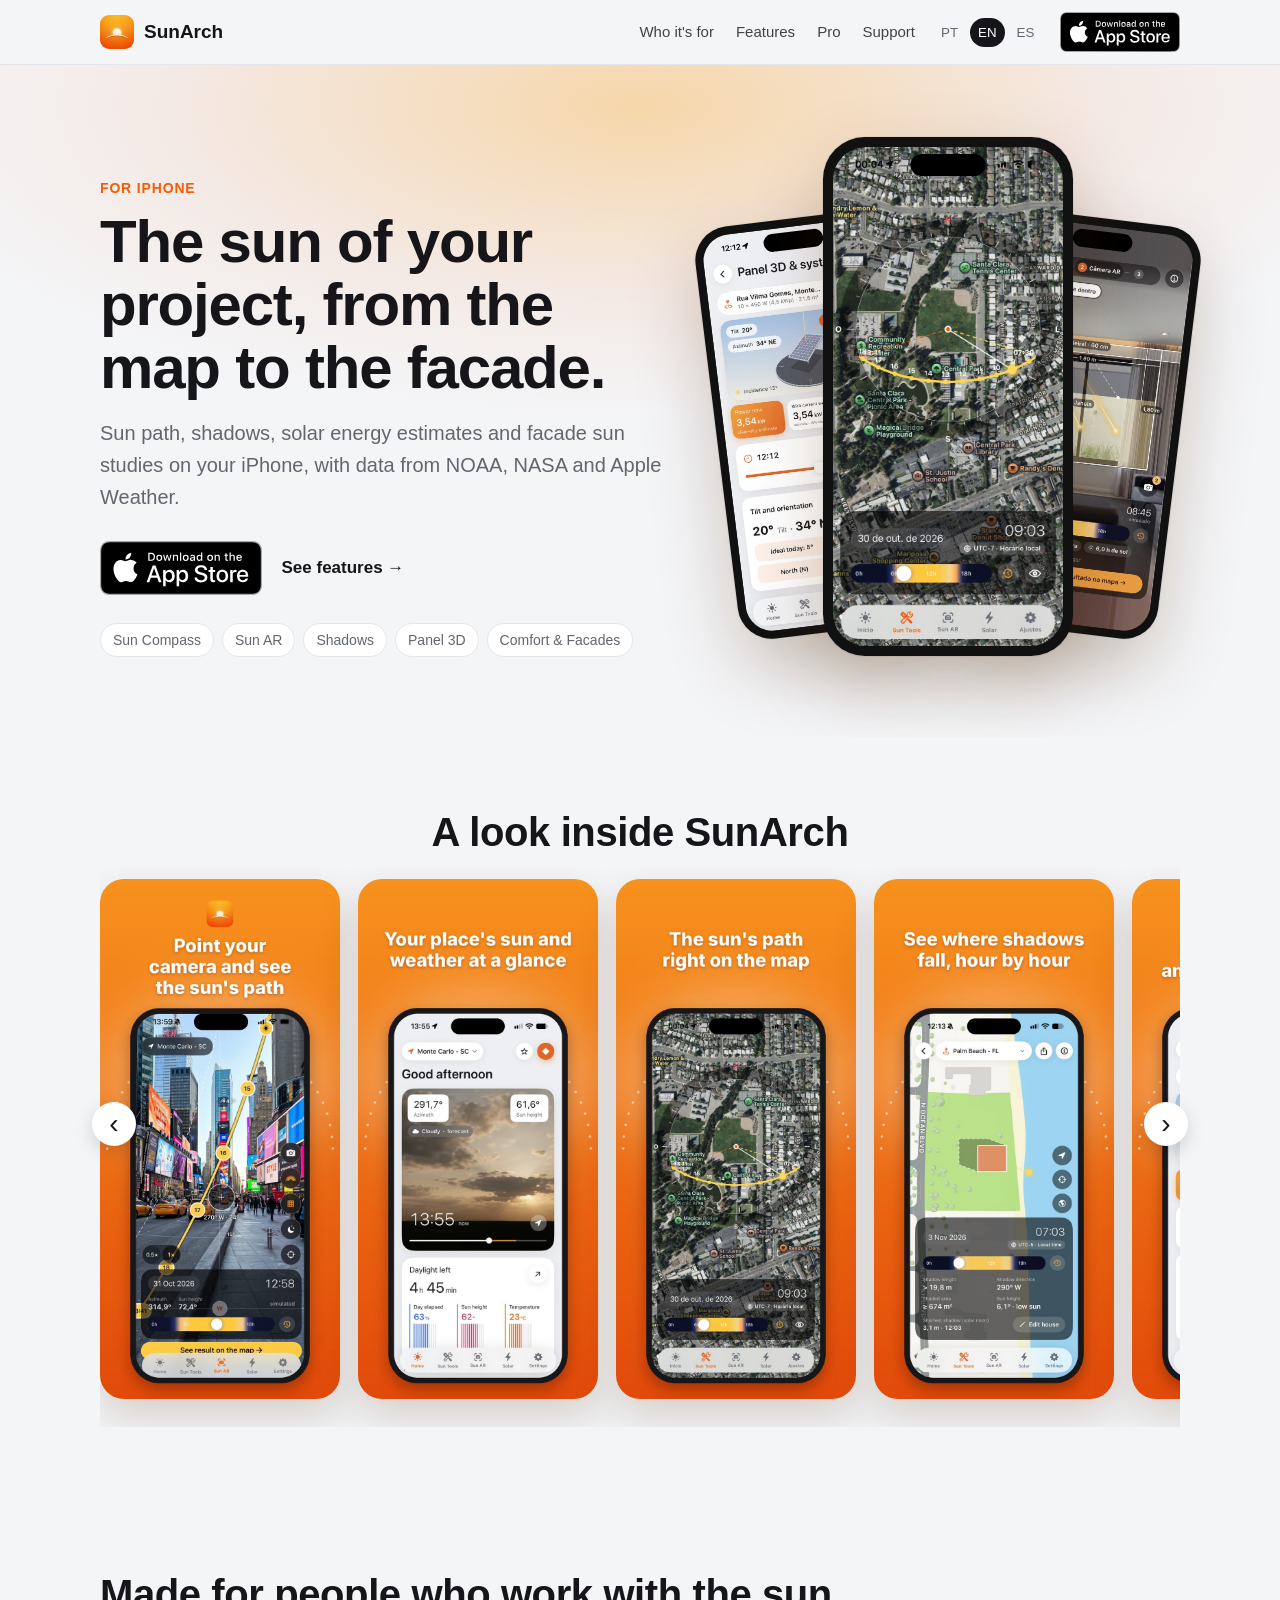
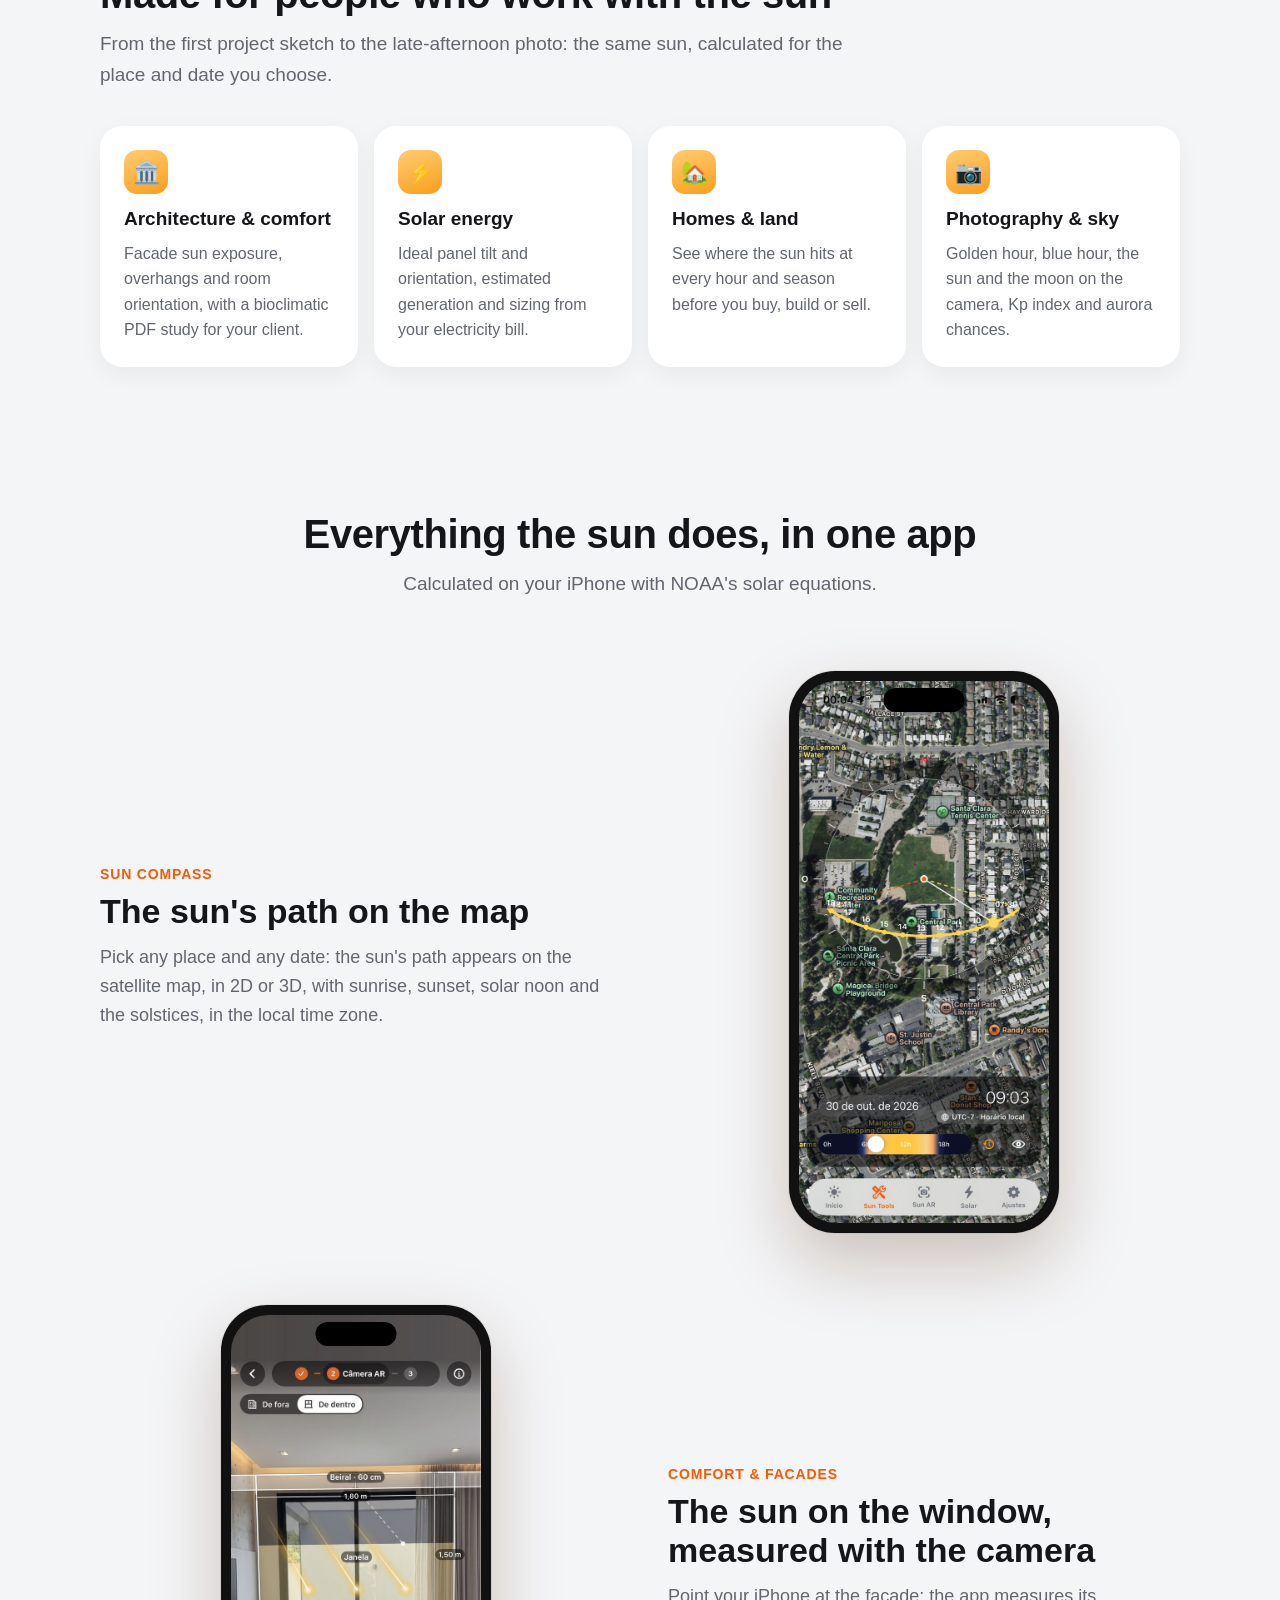
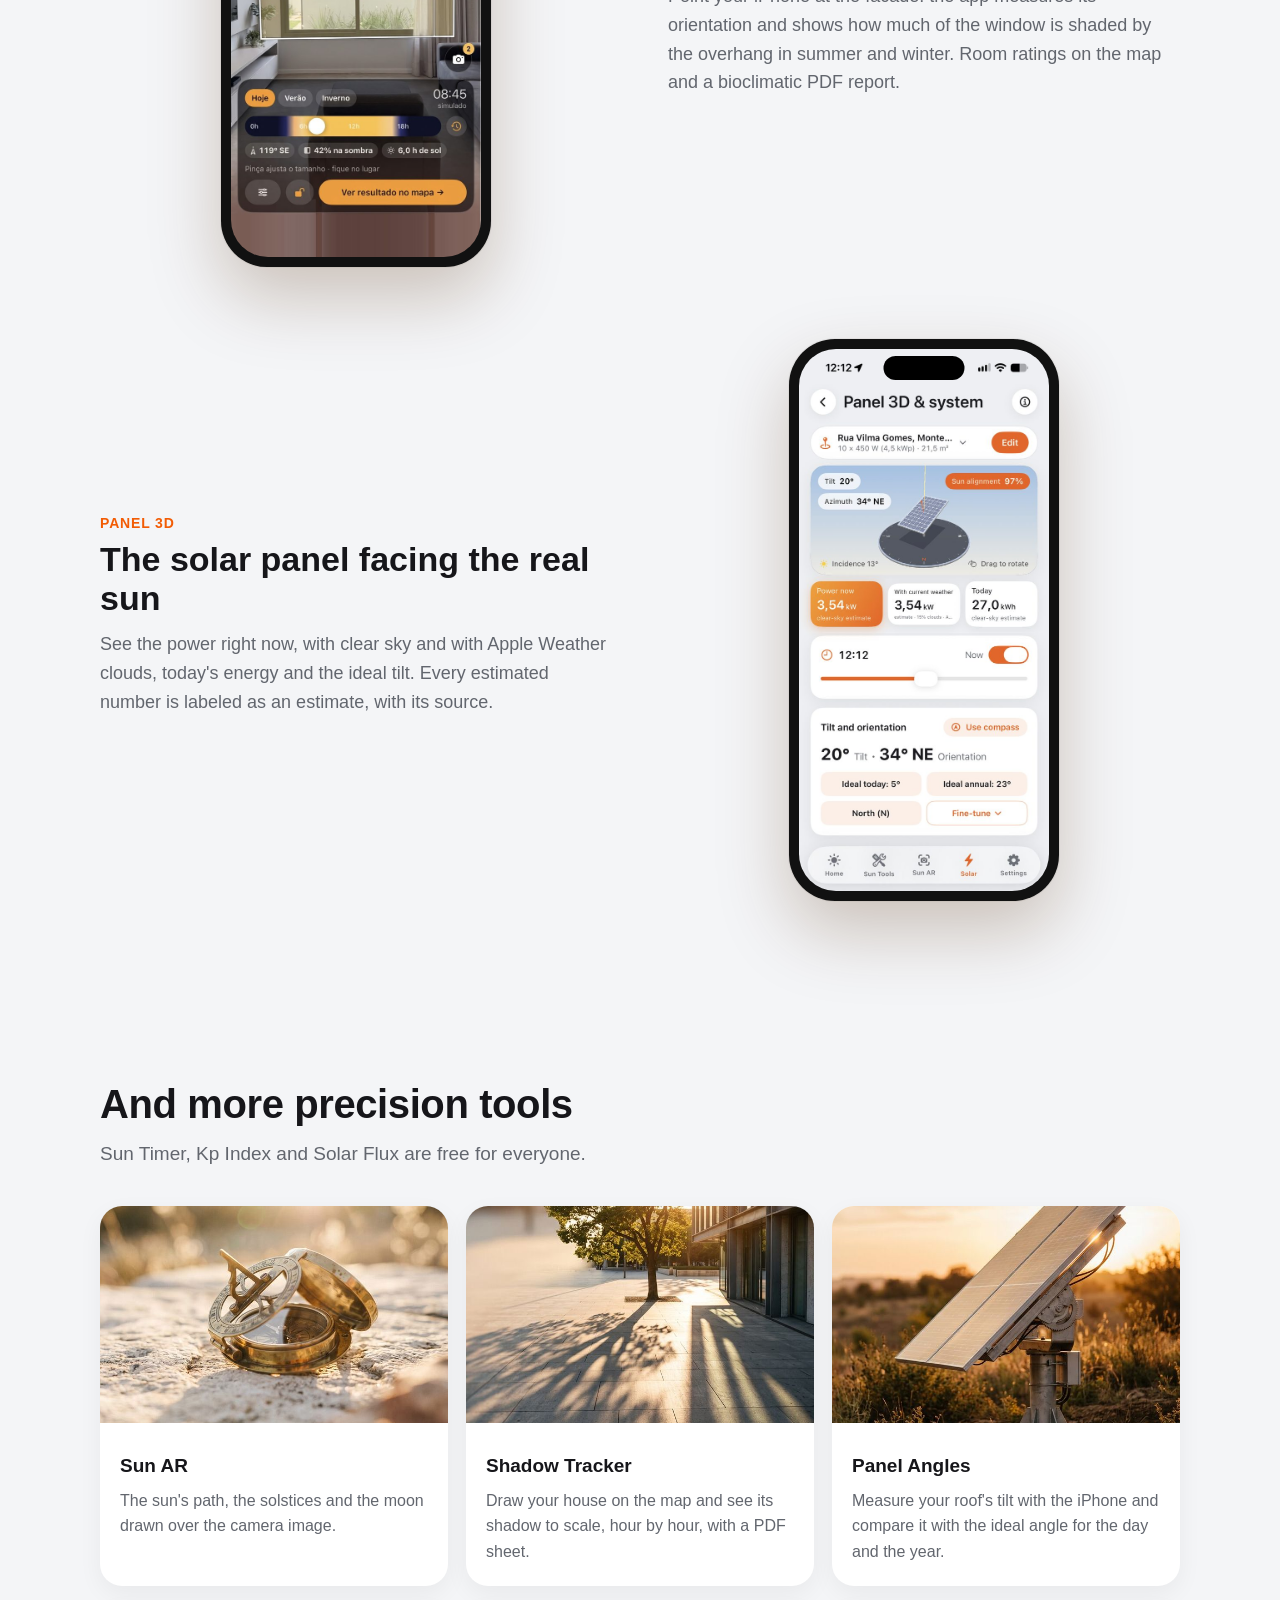
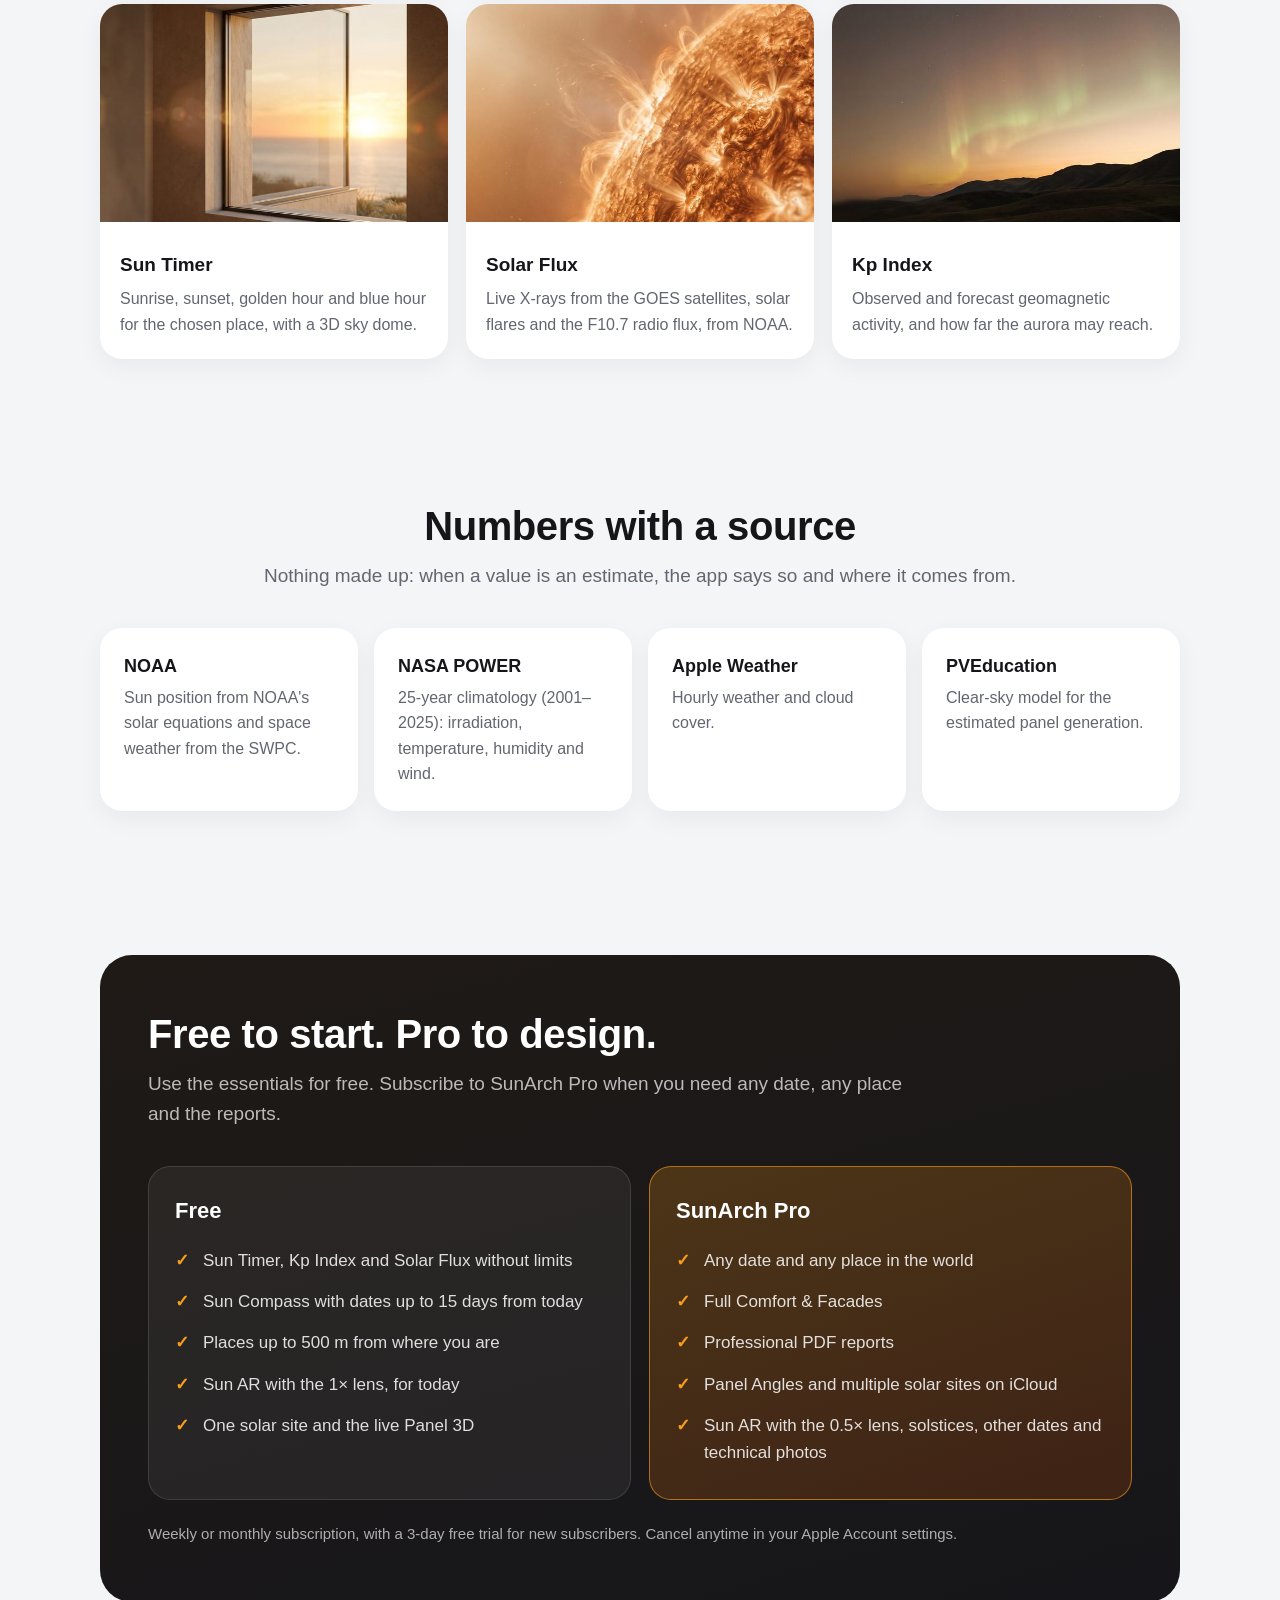
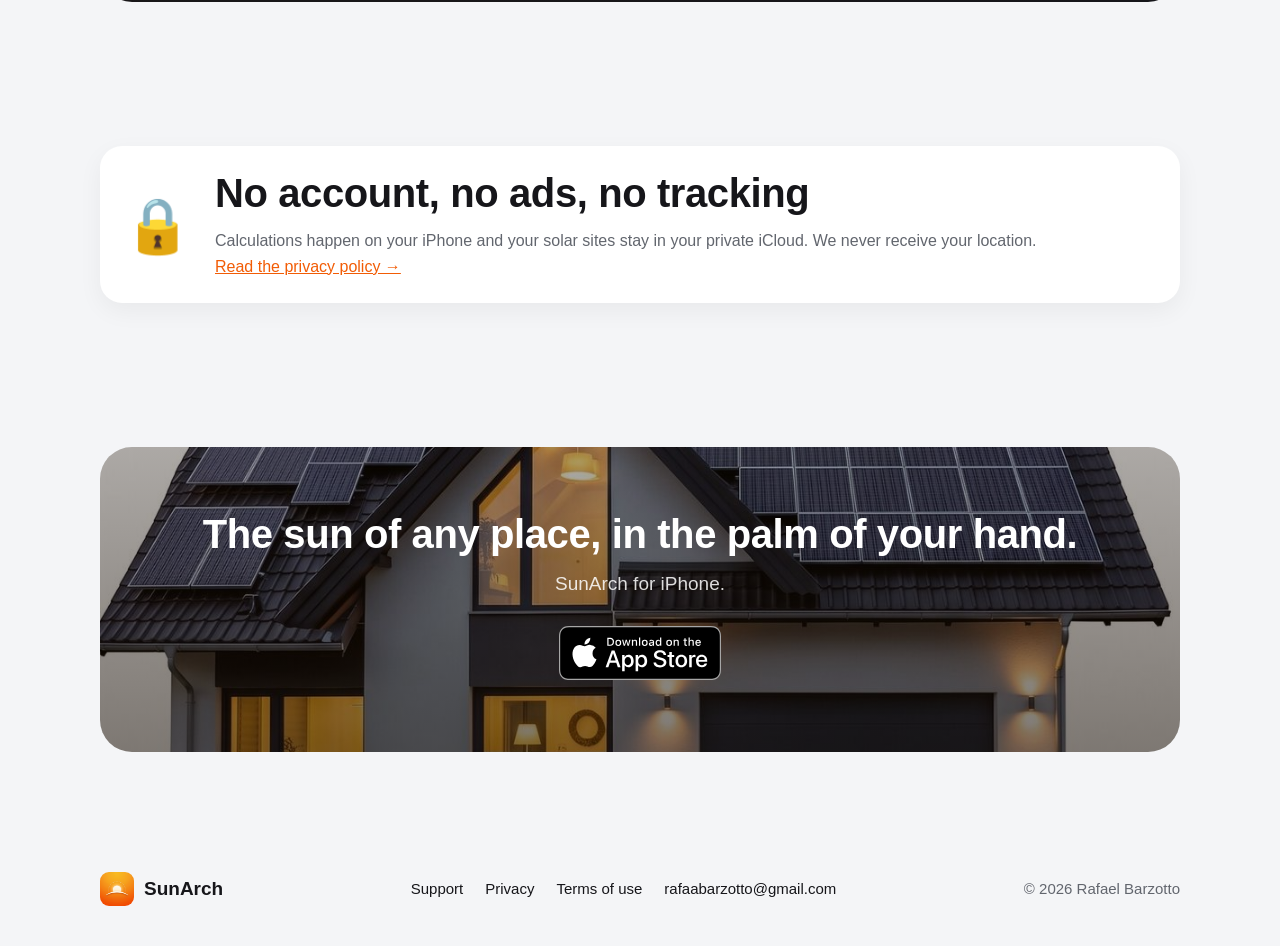
<file: index.html>
<!doctype html>
<html lang="pt-BR">
<head>
  <meta charset="utf-8">
  <meta name="viewport" content="width=device-width, initial-scale=1">
  <title>SunArch — Sol, sombras e estudo solar de fachadas</title>
  <meta name="description" content="SunArch para iPhone: trajetória do sol no mapa e na câmera, sombras, estimativa de energia solar e estudo de insolação de fachadas, com dados da NOAA, da NASA e do Apple Weather.">
  <meta property="og:title" content="SunArch">
  <meta property="og:description" content="Sol, sombras e estudo solar de fachadas no seu iPhone.">
  <meta property="og:image" content="https://sunarch.com.br/assets/photo-house.jpg">
  <meta property="og:url" content="https://sunarch.com.br/">
  <meta name="theme-color" content="#f25c05">
  <link rel="icon" href="icon.png">
  <link rel="apple-touch-icon" href="icon.png">
  <link rel="stylesheet" href="landing.css">
</head>
<body>

<header class="top">
  <div class="wrap">
    <a class="brand" href="#"><img src="icon.png" alt=""><span>SunArch</span></a>
    <nav class="menu">
      <a href="#para-quem" data-i="nav.who">Para quem</a>
      <a href="#recursos" data-i="nav.features">Recursos</a>
      <a href="#pro" data-i="nav.pro">Pro</a>
      <a href="support.html" data-i="nav.support">Suporte</a>
    </nav>
    <div class="langs" role="group" aria-label="Idioma">
      <button type="button" data-lang="pt">PT</button>
      <button type="button" data-lang="en">EN</button>
      <button type="button" data-lang="es">ES</button>
    </div>
    <a class="store" href="https://apps.apple.com/app/sunarch/id6828148970"><img src="assets/badges/app-store-pt-br.svg" alt="Baixar na App Store" data-i-src="badge.src" data-i-alt="badge.alt" width="120" height="40"></a>
  </div>
</header>

<main>

<!-- Destaque -->
<section class="hero">
  <div class="wrap">
    <div>
      <div class="eyebrow" data-i="hero.eyebrow">Para iPhone</div>
      <h1 data-i="hero.title">O sol do seu projeto, do mapa à fachada.</h1>
      <p class="lead" data-i="hero.lead">Trajetória do sol, sombras, estimativa de energia solar e estudo de insolação de fachadas no seu iPhone, com dados da NOAA, da NASA e do Apple Weather.</p>
      <div class="cta-row">
        <a class="store big" href="https://apps.apple.com/app/sunarch/id6828148970"><img src="assets/badges/app-store-pt-br.svg" alt="Baixar na App Store" data-i-src="badge.src" data-i-alt="badge.alt" width="162" height="54"></a>
        <a class="ghost" href="#recursos" data-i="hero.more">Ver recursos →</a>
      </div>
      <div class="chips">
        <span data-i="chip.compass">Bússola Solar</span>
        <span>Sun AR</span>
        <span data-i="chip.shadow">Sombras</span>
        <span data-i="chip.panel">Placa 3D</span>
        <span data-i="chip.comfort">Conforto &amp; Fachadas</span>
      </div>
    </div>
    <div class="trio">
      <div class="phone side left"><img src="assets/shots/screens/pt-BR/solar.jpg" data-screen="solar" alt=""></div>
      <div class="phone side right"><img src="assets/shots/screens/pt-BR/inside_facades.jpg" data-screen="inside_facades" alt=""></div>
      <div class="phone front"><img src="assets/shots/screens/pt-BR/compass.jpg" data-screen="compass" alt="Bússola Solar do SunArch: trajetória do sol sobre o mapa de satélite" data-i-alt="alt.compass"></div>
    </div>
  </div>
</section>

<!-- Galeria: as capturas da App Store na língua da página (assets/shots) -->
<section class="block shots-block" id="telas">
  <div class="wrap">
    <h2 class="center" data-i="shots.title">Veja o SunArch por dentro</h2>
    <div class="shots-frame">
      <button type="button" class="shots-nav prev" aria-label="Anteriores" data-i-label="shots.prev">‹</button>
      <div class="shots" id="shots" tabindex="0" role="region" aria-label="Telas do SunArch" data-i-label="shots.label"></div>
      <button type="button" class="shots-nav next" aria-label="Próximas" data-i-label="shots.next">›</button>
    </div>
  </div>
</section>

<!-- Para quem -->
<section class="block" id="para-quem">
  <div class="wrap">
    <h2 data-i="who.title">Feito para quem trabalha com o sol</h2>
    <p class="sub" data-i="who.sub">Do primeiro rabisco do projeto à foto no fim de tarde: o mesmo sol, calculado para o lugar e a data que você escolher.</p>
    <div class="grid4">
      <div class="card"><div class="icon">🏛️</div><h3 data-i="who.arch.t">Arquitetura e conforto</h3><p data-i="who.arch.d">Insolação de fachadas, beirais e orientação dos cômodos, com estudo bioclimático em PDF para o cliente.</p></div>
      <div class="card"><div class="icon">⚡️</div><h3 data-i="who.solar.t">Energia solar</h3><p data-i="who.solar.d">Inclinação e orientação ideais das placas, geração estimada e dimensionamento pela conta de luz.</p></div>
      <div class="card"><div class="icon">🏡</div><h3 data-i="who.home.t">Imóveis e terrenos</h3><p data-i="who.home.d">Veja onde bate sol em cada hora e estação antes de comprar, construir ou vender.</p></div>
      <div class="card"><div class="icon">📷</div><h3 data-i="who.photo.t">Fotografia e céu</h3><p data-i="who.photo.d">Golden hour, blue hour, o sol e a lua na câmera, índice Kp e chance de aurora.</p></div>
    </div>
  </div>
</section>

<!-- Recursos em destaque -->
<section class="block" id="recursos">
  <div class="wrap">
    <h2 class="center" data-i="feat.title">Tudo o que o sol faz, num app só</h2>
    <p class="sub center" data-i="feat.sub">Contas feitas no seu iPhone, com as equações solares da NOAA.</p>

    <div class="feature">
      <div class="text">
        <div class="eyebrow" data-i="chip.compass">Bússola Solar</div>
        <h3 data-i="f1.t">A trajetória do sol sobre o mapa</h3>
        <p data-i="f1.d">Escolha qualquer ponto e qualquer data: o caminho do sol aparece no mapa de satélite, em 2D ou em 3D, com nascer, pôr, meio-dia solar e os solstícios, no fuso do local.</p>
      </div>
      <div class="phone"><img src="assets/shots/screens/pt-BR/compass.jpg" data-screen="compass" alt="" loading="lazy"></div>
    </div>

    <div class="feature flip">
      <div class="text">
        <div class="eyebrow" data-i="chip.comfort">Conforto &amp; Fachadas</div>
        <h3 data-i="f2.t">O sol na janela, medido pela câmera</h3>
        <p data-i="f2.d">Aponte o iPhone para a fachada: o app mede a orientação dela e mostra quanto da janela fica na sombra do beiral no verão e no inverno. Notas por cômodo no mapa e relatório bioclimático em PDF.</p>
      </div>
      <div class="phone"><img src="assets/shots/screens/pt-BR/inside_facades.jpg" data-screen="inside_facades" alt="Fachada AR do SunArch medindo a sombra do beiral sobre a janela" data-i-alt="alt.facade" loading="lazy"></div>
    </div>

    <div class="feature">
      <div class="text">
        <div class="eyebrow" data-i="chip.panel">Placa 3D</div>
        <h3 data-i="f3.t">A placa solar diante do sol real</h3>
        <p data-i="f3.d">Veja a potência agora, com céu limpo e com as nuvens do Apple Weather, a energia do dia e a inclinação ideal. Cada número estimado vem marcado como estimativa, com a fonte.</p>
      </div>
      <div class="phone"><img src="assets/shots/screens/pt-BR/solar.jpg" data-screen="solar" alt="Placa 3D do SunArch com a potência estimada e a inclinação do telhado" data-i-alt="alt.solar" loading="lazy"></div>
    </div>
  </div>
</section>

<!-- Mais ferramentas -->
<section class="block">
  <div class="wrap">
    <h2 data-i="tools.title">E mais ferramentas de precisão</h2>
    <p class="sub" data-i="tools.sub">Timer Solar, Índice Kp e Fluxo Solar são gratuitos para todos.</p>
    <div class="grid3">
      <div class="card tool"><img src="assets/photo-ar.jpg" alt="" loading="lazy"><div><h3>Sun AR</h3><p data-i="t.ar">O caminho do sol, os solstícios e a lua desenhados sobre a imagem da câmera.</p></div></div>
      <div class="card tool"><img src="assets/photo-shadow.jpg" alt="" loading="lazy"><div><h3 data-i="t.shadow.t">Rastreador de Sombras</h3><p data-i="t.shadow">Desenhe a sua casa no mapa e veja a sombra dela em escala, hora a hora, com ficha em PDF.</p></div></div>
      <div class="card tool"><img src="assets/photo-angles.jpg" alt="" loading="lazy"><div><h3 data-i="t.angles.t">Ângulos do Painel</h3><p data-i="t.angles">Meça a inclinação do telhado com o iPhone e compare com o ângulo ideal do dia e do ano.</p></div></div>
      <div class="card tool"><img src="assets/photo-timer.jpg" alt="" loading="lazy"><div><h3 data-i="t.timer.t">Timer Solar</h3><p data-i="t.timer">Nascer, pôr, golden hour e blue hour do local escolhido, com a cúpula 3D do céu.</p></div></div>
      <div class="card tool"><img src="assets/photo-flux.jpg" alt="" loading="lazy"><div><h3 data-i="t.flux.t">Fluxo Solar</h3><p data-i="t.flux">Raios X ao vivo dos satélites GOES, erupções solares e o fluxo de rádio F10.7, da NOAA.</p></div></div>
      <div class="card tool"><img src="assets/photo-kp.jpg" alt="" loading="lazy"><div><h3 data-i="t.kp.t">Índice Kp</h3><p data-i="t.kp">Atividade geomagnética observada e prevista, e até onde a aurora pode aparecer.</p></div></div>
    </div>
  </div>
</section>

<!-- Fontes -->
<section class="block">
  <div class="wrap">
    <h2 class="center" data-i="src.title">Números com fonte</h2>
    <p class="sub center" data-i="src.sub">Nada inventado: quando um valor é estimativa, o app diz que é estimativa e de onde ele vem.</p>
    <div class="sources">
      <div class="card"><strong>NOAA</strong><p data-i="src.noaa">Posição do sol pelas equações solares da NOAA e clima espacial do SWPC.</p></div>
      <div class="card"><strong>NASA POWER</strong><p data-i="src.nasa">Climatologia de 25 anos (2001–2025): irradiação, temperatura, umidade e vento.</p></div>
      <div class="card"><strong>Apple Weather</strong><p data-i="src.apple">Clima e cobertura de nuvens hora a hora.</p></div>
      <div class="card"><strong>PVEducation</strong><p data-i="src.pv">Modelo de céu limpo para a geração estimada das placas.</p></div>
    </div>
  </div>
</section>

<!-- Pro -->
<section class="block" id="pro">
  <div class="wrap">
    <div class="pro">
      <h2 data-i="pro.title">Grátis para começar. Pro para projetar.</h2>
      <p class="sub" data-i="pro.sub">Use o essencial sem pagar nada. Assine o SunArch Pro quando precisar de qualquer data, qualquer lugar e dos relatórios.</p>
      <div class="plans">
        <div class="plan">
          <h3 data-i="pro.free">Grátis</h3>
          <ul>
            <li data-i="pro.free.1">Timer Solar, Índice Kp e Fluxo Solar sem limites</li>
            <li data-i="pro.free.2">Bússola Solar com datas até 15 dias de hoje</li>
            <li data-i="pro.free.3">Locais a até 500 m da sua posição</li>
            <li data-i="pro.free.4">Sun AR na lente 1×, no dia de hoje</li>
            <li data-i="pro.free.5">Um local solar e a Placa 3D ao vivo</li>
          </ul>
        </div>
        <div class="plan on">
          <h3>SunArch Pro</h3>
          <ul>
            <li data-i="pro.p.1">Qualquer data e qualquer lugar do mundo</li>
            <li data-i="pro.p.2">Conforto &amp; Fachadas completo</li>
            <li data-i="pro.p.3">Relatórios profissionais em PDF</li>
            <li data-i="pro.p.4">Ângulos do Painel e vários locais solares no iCloud</li>
            <li data-i="pro.p.5">Sun AR com lente 0,5×, solstícios, outras datas e fotos técnicas</li>
          </ul>
        </div>
      </div>
      <p class="note" data-i="pro.note">Assinatura semanal ou mensal, com teste grátis de 3 dias para novos assinantes. Cancele quando quiser nos ajustes da sua Conta Apple.</p>
    </div>
  </div>
</section>

<!-- Privacidade -->
<section class="block">
  <div class="wrap">
    <div class="card privacy">
      <div class="big-icon">🔒</div>
      <div>
        <h2 data-i="priv.title">Sem conta, sem anúncios, sem rastreamento</h2>
        <p data-i="priv.text">As contas são feitas no seu iPhone e os seus locais solares ficam no seu iCloud privado. Nós nunca recebemos a sua localização.</p>
        <p><a href="privacy.html" data-i="priv.link">Ler a política de privacidade →</a></p>
      </div>
    </div>
  </div>
</section>

<!-- Chamada final -->
<section class="block">
  <div class="wrap">
    <div class="final">
      <h2 data-i="final.title">O sol de qualquer lugar, na palma da mão.</h2>
      <p data-i="final.sub">SunArch para iPhone.</p>
      <a class="store big" href="https://apps.apple.com/app/sunarch/id6828148970"><img src="assets/badges/app-store-pt-br.svg" alt="Baixar na App Store" data-i-src="badge.src" data-i-alt="badge.alt" width="162" height="54"></a>
    </div>
  </div>
</section>

</main>

<footer class="site">
  <div class="wrap">
    <a class="brand" href="#"><img src="icon.png" alt=""><span>SunArch</span></a>
    <nav>
      <a href="support.html" data-i="nav.support">Suporte</a>
      <a href="privacy.html" data-i="foot.privacy">Privacidade</a>
      <a href="https://www.apple.com/legal/internet-services/itunes/dev/stdeula/" data-i="foot.terms">Termos de uso</a>
      <a href="mailto:rafaabarzotto@gmail.com">rafaabarzotto@gmail.com</a>
    </nav>
    <div>© 2026 Rafael Barzotto</div>
  </div>
</footer>

<script src="assets/shots/shots.js"></script>
<script src="i18n.js"></script>
</body>
</html>
</file>
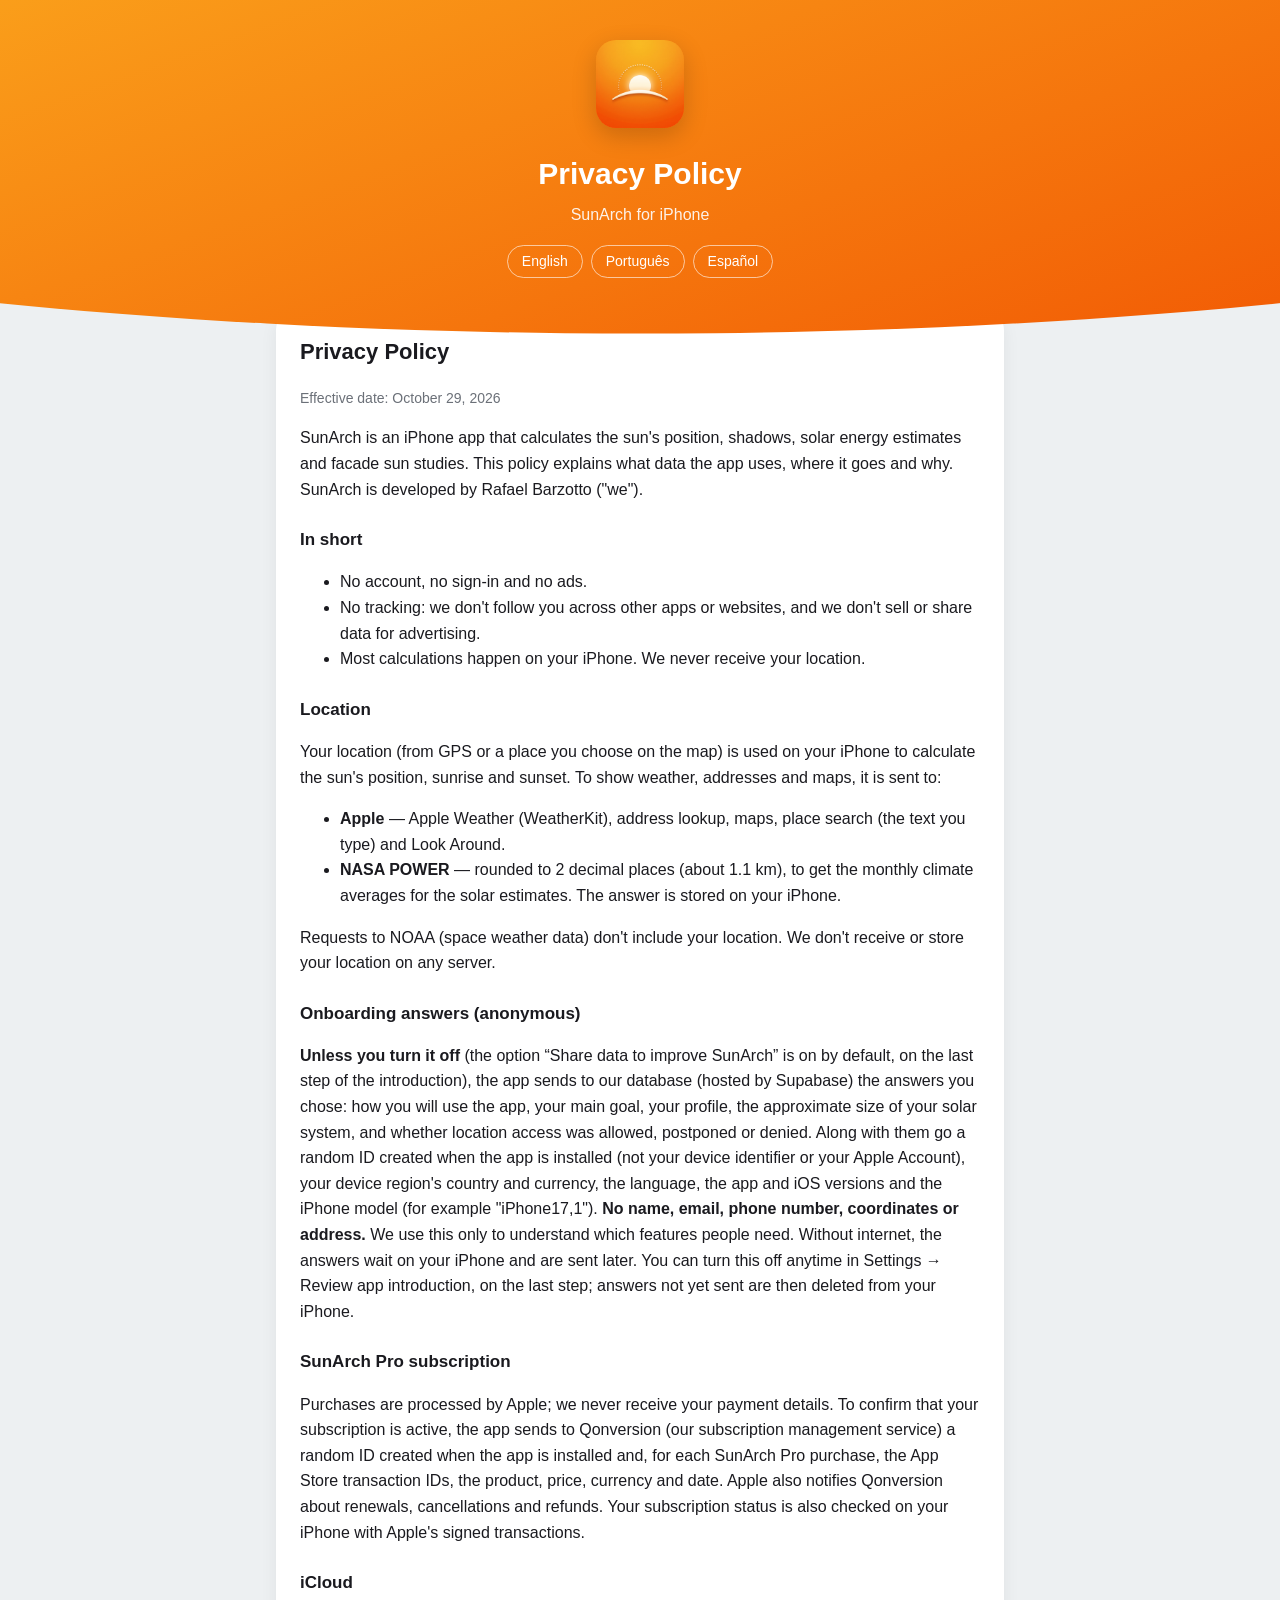
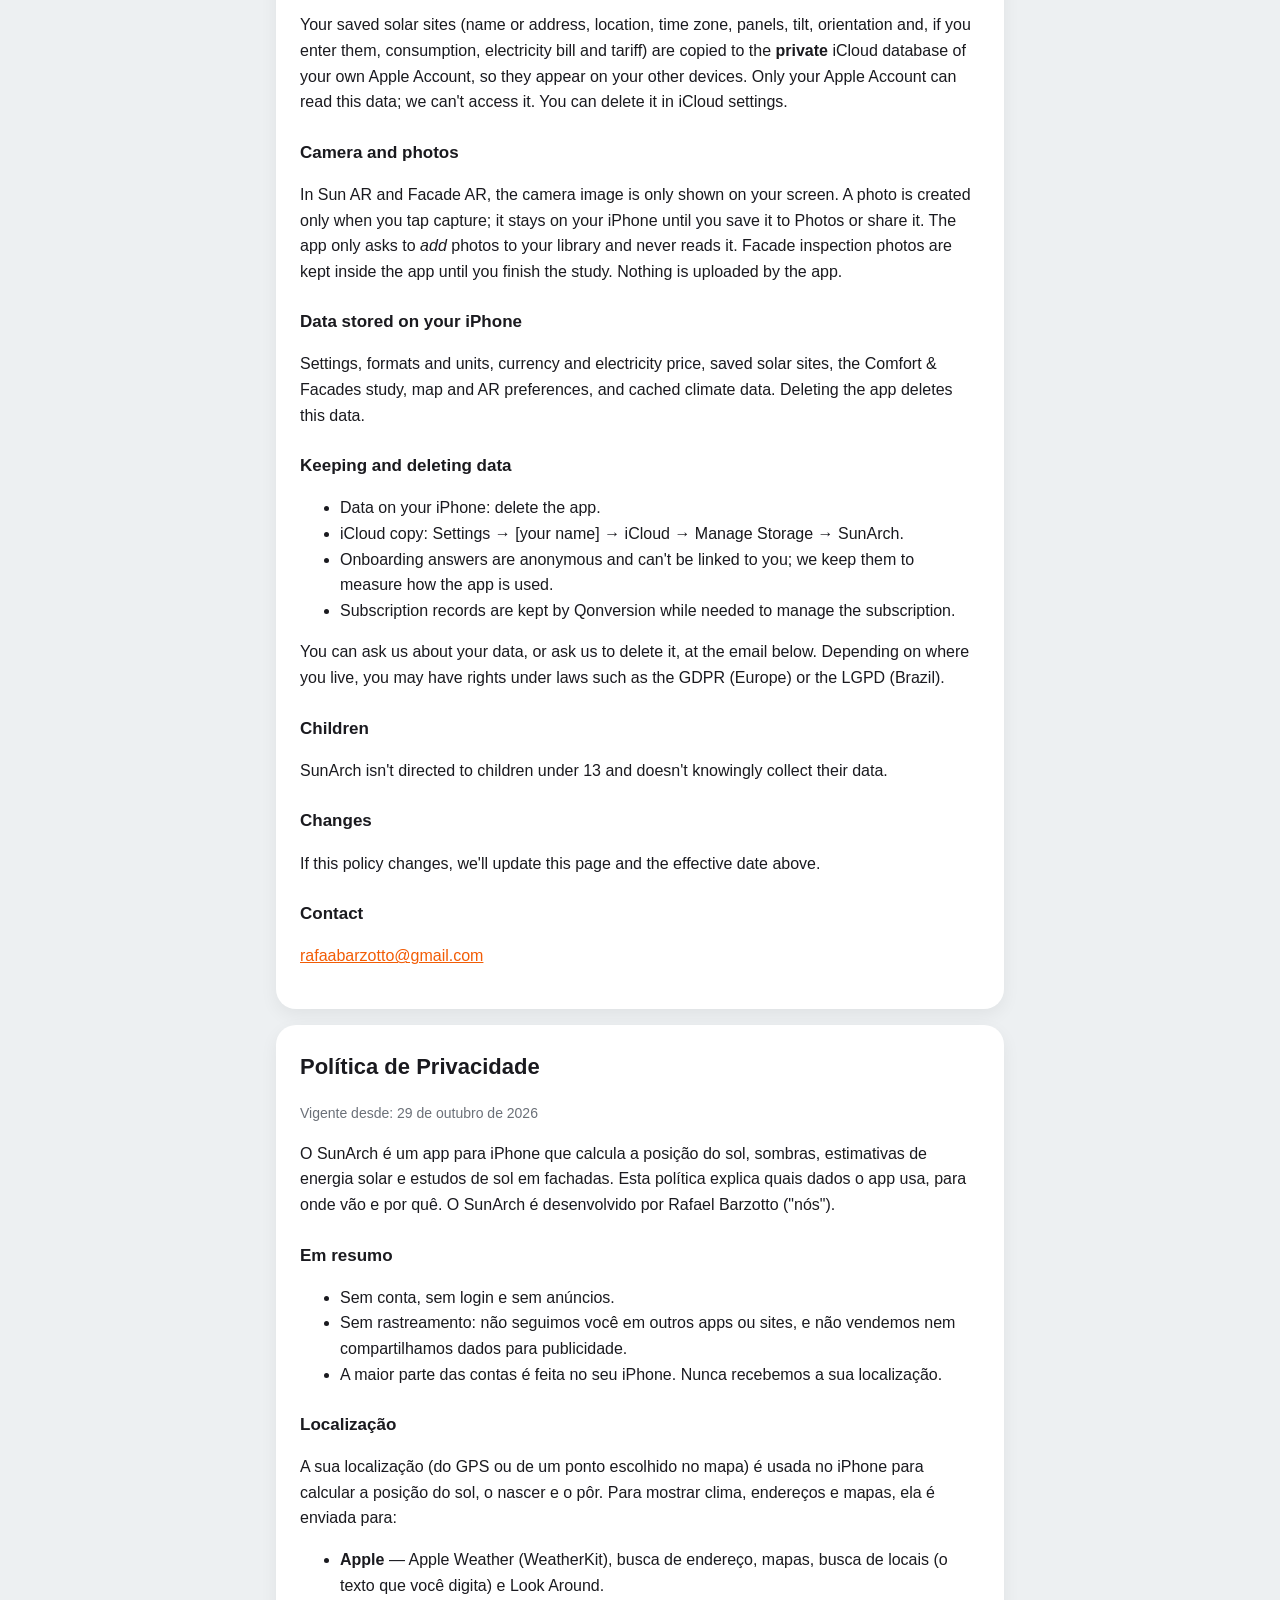
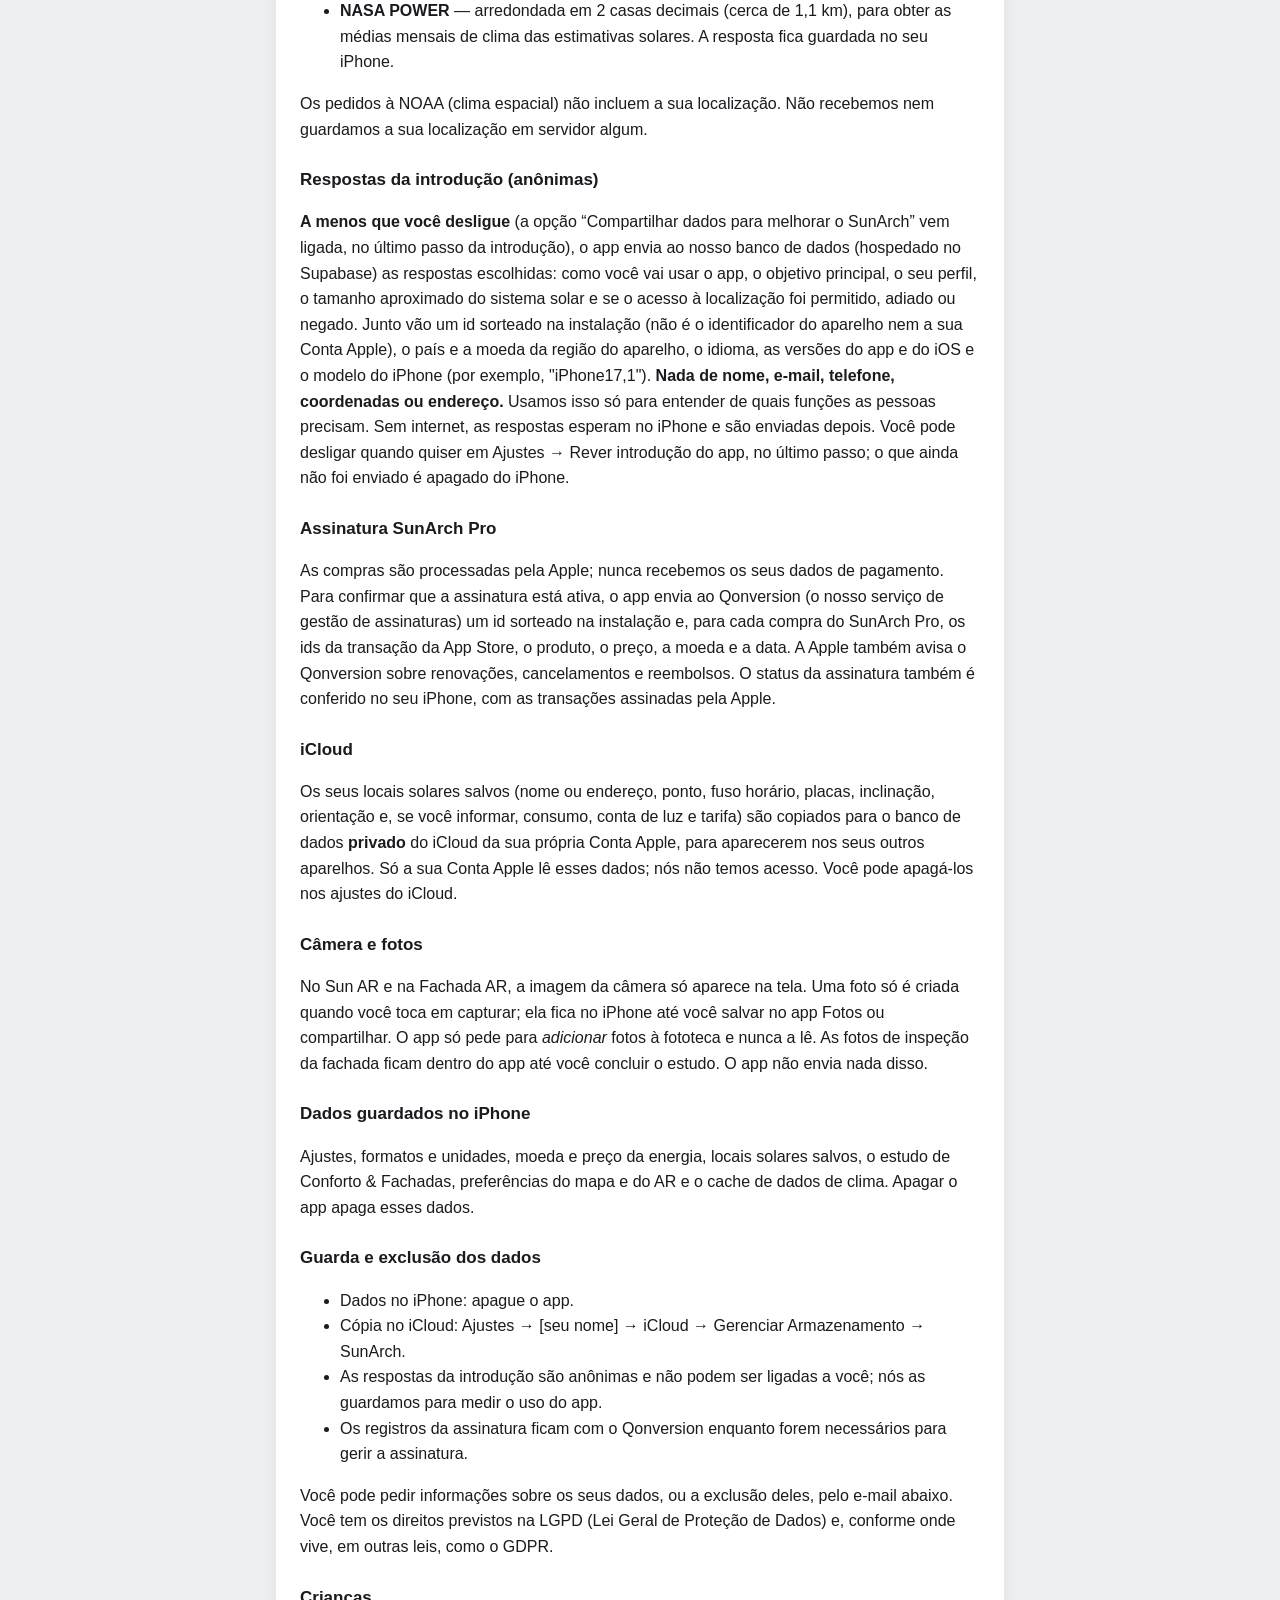
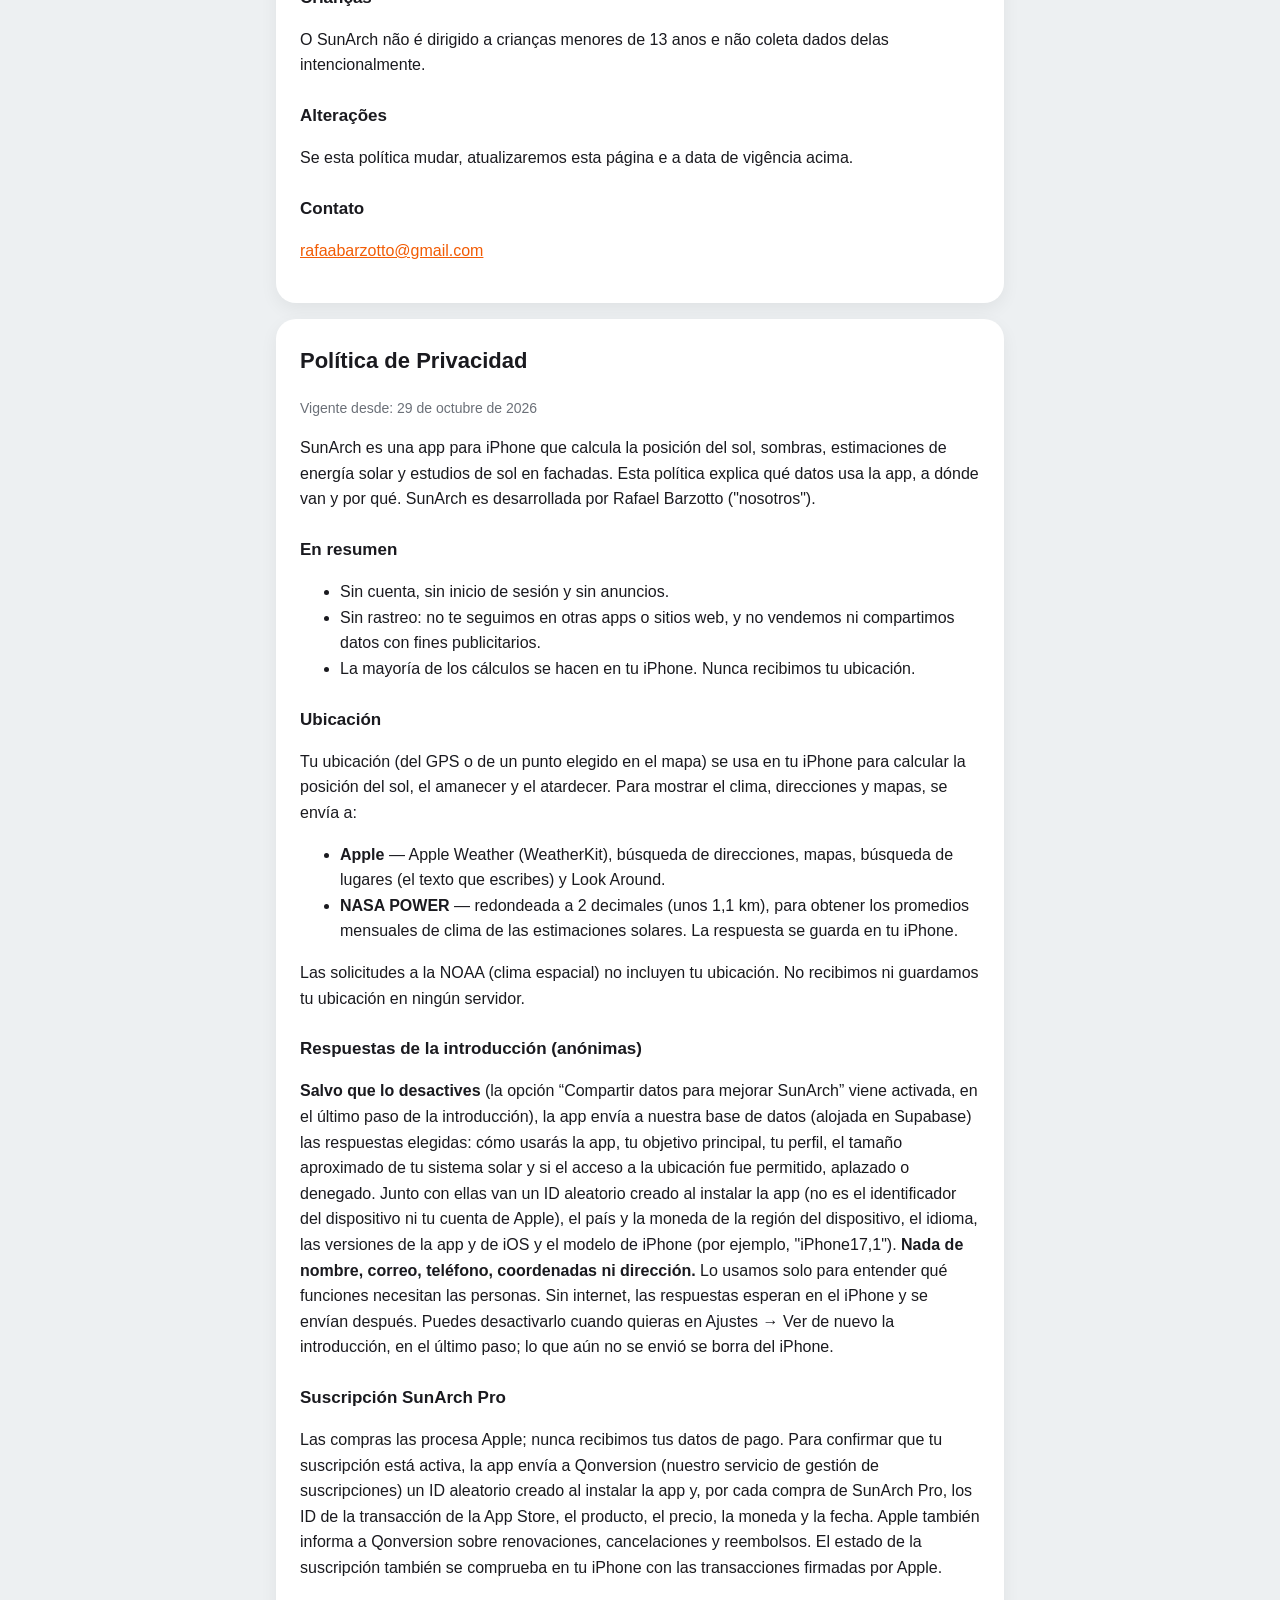
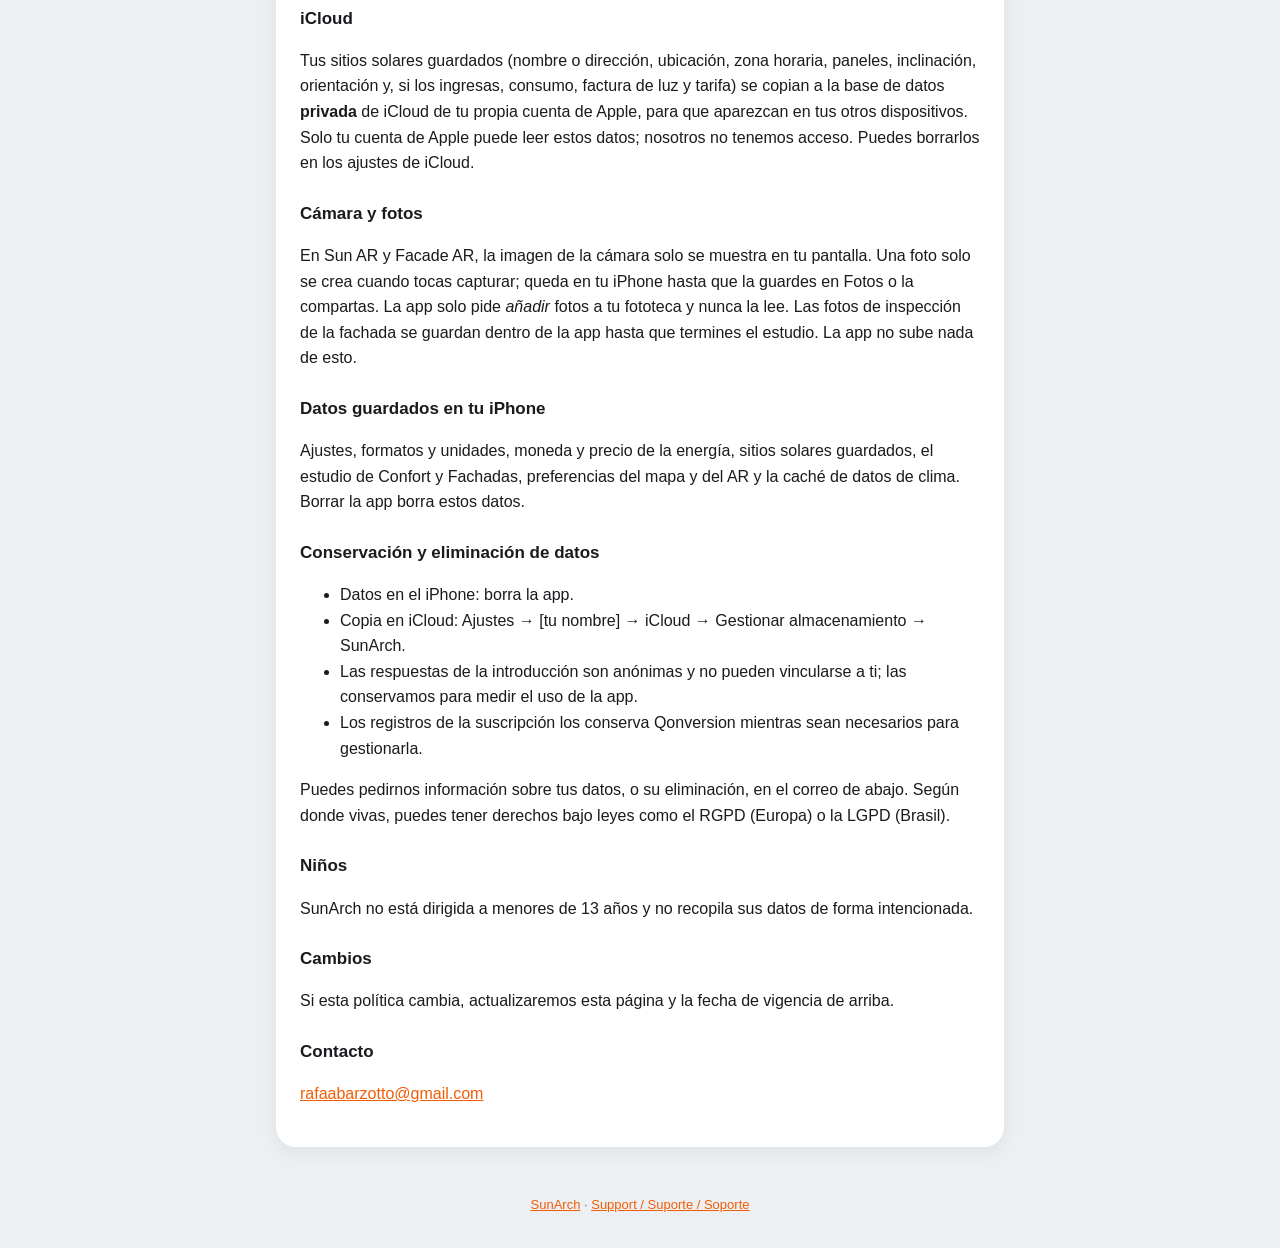
<file: privacy.html>
<!doctype html>
<html lang="en">
<head>
  <meta charset="utf-8">
  <meta name="viewport" content="width=device-width, initial-scale=1">
  <title>SunArch — Privacy Policy</title>
  <link rel="stylesheet" href="style.css">
  <link rel="icon" href="icon.png">
  <meta name="theme-color" content="#f25c05">
</head>
<body>
<header>
  <a href="index.html"><img src="icon.png" alt="SunArch"></a>
  <h1>Privacy Policy</h1>
  <p>SunArch for iPhone</p>
  <nav class="lang">
    <a href="#en">English</a>
    <a href="#pt">Português</a>
    <a href="#es">Español</a>
  </nav>
</header>

<main>

<!-- ============================ ENGLISH ============================ -->
<section class="card" id="en" lang="en">
  <h2>Privacy Policy</h2>
  <p class="muted">Effective date: October 29, 2026</p>

  <p>SunArch is an iPhone app that calculates the sun's position, shadows, solar energy estimates and facade sun studies. This policy explains what data the app uses, where it goes and why. SunArch is developed by Rafael Barzotto ("we").</p>

  <h3>In short</h3>
  <ul>
    <li>No account, no sign-in and no ads.</li>
    <li>No tracking: we don't follow you across other apps or websites, and we don't sell or share data for advertising.</li>
    <li>Most calculations happen on your iPhone. We never receive your location.</li>
  </ul>

  <h3>Location</h3>
  <p>Your location (from GPS or a place you choose on the map) is used on your iPhone to calculate the sun's position, sunrise and sunset. To show weather, addresses and maps, it is sent to:</p>
  <ul>
    <li><strong>Apple</strong> — Apple Weather (WeatherKit), address lookup, maps, place search (the text you type) and Look Around.</li>
    <li><strong>NASA POWER</strong> — rounded to 2 decimal places (about 1.1 km), to get the monthly climate averages for the solar estimates. The answer is stored on your iPhone.</li>
  </ul>
  <p>Requests to NOAA (space weather data) don't include your location. We don't receive or store your location on any server.</p>

  <h3>Onboarding answers (anonymous)</h3>
  <p><strong>Unless you turn it off</strong> (the option “Share data to improve SunArch” is on by default, on the last step of the introduction), the app sends to our database (hosted by Supabase) the answers you chose: how you will use the app, your main goal, your profile, the approximate size of your solar system, and whether location access was allowed, postponed or denied. Along with them go a random ID created when the app is installed (not your device identifier or your Apple Account), your device region's country and currency, the language, the app and iOS versions and the iPhone model (for example "iPhone17,1"). <strong>No name, email, phone number, coordinates or address.</strong> We use this only to understand which features people need. Without internet, the answers wait on your iPhone and are sent later. You can turn this off anytime in Settings → Review app introduction, on the last step; answers not yet sent are then deleted from your iPhone.</p>

  <h3>SunArch Pro subscription</h3>
  <p>Purchases are processed by Apple; we never receive your payment details. To confirm that your subscription is active, the app sends to Qonversion (our subscription management service) a random ID created when the app is installed and, for each SunArch Pro purchase, the App Store transaction IDs, the product, price, currency and date. Apple also notifies Qonversion about renewals, cancellations and refunds. Your subscription status is also checked on your iPhone with Apple's signed transactions.</p>

  <h3>iCloud</h3>
  <p>Your saved solar sites (name or address, location, time zone, panels, tilt, orientation and, if you enter them, consumption, electricity bill and tariff) are copied to the <strong>private</strong> iCloud database of your own Apple Account, so they appear on your other devices. Only your Apple Account can read this data; we can't access it. You can delete it in iCloud settings.</p>

  <h3>Camera and photos</h3>
  <p>In Sun AR and Facade AR, the camera image is only shown on your screen. A photo is created only when you tap capture; it stays on your iPhone until you save it to Photos or share it. The app only asks to <em>add</em> photos to your library and never reads it. Facade inspection photos are kept inside the app until you finish the study. Nothing is uploaded by the app.</p>

  <h3>Data stored on your iPhone</h3>
  <p>Settings, formats and units, currency and electricity price, saved solar sites, the Comfort &amp; Facades study, map and AR preferences, and cached climate data. Deleting the app deletes this data.</p>

  <h3>Keeping and deleting data</h3>
  <ul>
    <li>Data on your iPhone: delete the app.</li>
    <li>iCloud copy: Settings → [your name] → iCloud → Manage Storage → SunArch.</li>
    <li>Onboarding answers are anonymous and can't be linked to you; we keep them to measure how the app is used.</li>
    <li>Subscription records are kept by Qonversion while needed to manage the subscription.</li>
  </ul>
  <p>You can ask us about your data, or ask us to delete it, at the email below. Depending on where you live, you may have rights under laws such as the GDPR (Europe) or the LGPD (Brazil).</p>

  <h3>Children</h3>
  <p>SunArch isn't directed to children under 13 and doesn't knowingly collect their data.</p>

  <h3>Changes</h3>
  <p>If this policy changes, we'll update this page and the effective date above.</p>

  <h3>Contact</h3>
  <p><a href="mailto:rafaabarzotto@gmail.com">rafaabarzotto@gmail.com</a></p>
</section>

<!-- ============================ PORTUGUÊS ============================ -->
<section class="card" id="pt" lang="pt-BR">
  <h2>Política de Privacidade</h2>
  <p class="muted">Vigente desde: 29 de outubro de 2026</p>

  <p>O SunArch é um app para iPhone que calcula a posição do sol, sombras, estimativas de energia solar e estudos de sol em fachadas. Esta política explica quais dados o app usa, para onde vão e por quê. O SunArch é desenvolvido por Rafael Barzotto ("nós").</p>

  <h3>Em resumo</h3>
  <ul>
    <li>Sem conta, sem login e sem anúncios.</li>
    <li>Sem rastreamento: não seguimos você em outros apps ou sites, e não vendemos nem compartilhamos dados para publicidade.</li>
    <li>A maior parte das contas é feita no seu iPhone. Nunca recebemos a sua localização.</li>
  </ul>

  <h3>Localização</h3>
  <p>A sua localização (do GPS ou de um ponto escolhido no mapa) é usada no iPhone para calcular a posição do sol, o nascer e o pôr. Para mostrar clima, endereços e mapas, ela é enviada para:</p>
  <ul>
    <li><strong>Apple</strong> — Apple Weather (WeatherKit), busca de endereço, mapas, busca de locais (o texto que você digita) e Look Around.</li>
    <li><strong>NASA POWER</strong> — arredondada em 2 casas decimais (cerca de 1,1 km), para obter as médias mensais de clima das estimativas solares. A resposta fica guardada no seu iPhone.</li>
  </ul>
  <p>Os pedidos à NOAA (clima espacial) não incluem a sua localização. Não recebemos nem guardamos a sua localização em servidor algum.</p>

  <h3>Respostas da introdução (anônimas)</h3>
  <p><strong>A menos que você desligue</strong> (a opção “Compartilhar dados para melhorar o SunArch” vem ligada, no último passo da introdução), o app envia ao nosso banco de dados (hospedado no Supabase) as respostas escolhidas: como você vai usar o app, o objetivo principal, o seu perfil, o tamanho aproximado do sistema solar e se o acesso à localização foi permitido, adiado ou negado. Junto vão um id sorteado na instalação (não é o identificador do aparelho nem a sua Conta Apple), o país e a moeda da região do aparelho, o idioma, as versões do app e do iOS e o modelo do iPhone (por exemplo, "iPhone17,1"). <strong>Nada de nome, e-mail, telefone, coordenadas ou endereço.</strong> Usamos isso só para entender de quais funções as pessoas precisam. Sem internet, as respostas esperam no iPhone e são enviadas depois. Você pode desligar quando quiser em Ajustes → Rever introdução do app, no último passo; o que ainda não foi enviado é apagado do iPhone.</p>

  <h3>Assinatura SunArch Pro</h3>
  <p>As compras são processadas pela Apple; nunca recebemos os seus dados de pagamento. Para confirmar que a assinatura está ativa, o app envia ao Qonversion (o nosso serviço de gestão de assinaturas) um id sorteado na instalação e, para cada compra do SunArch Pro, os ids da transação da App Store, o produto, o preço, a moeda e a data. A Apple também avisa o Qonversion sobre renovações, cancelamentos e reembolsos. O status da assinatura também é conferido no seu iPhone, com as transações assinadas pela Apple.</p>

  <h3>iCloud</h3>
  <p>Os seus locais solares salvos (nome ou endereço, ponto, fuso horário, placas, inclinação, orientação e, se você informar, consumo, conta de luz e tarifa) são copiados para o banco de dados <strong>privado</strong> do iCloud da sua própria Conta Apple, para aparecerem nos seus outros aparelhos. Só a sua Conta Apple lê esses dados; nós não temos acesso. Você pode apagá-los nos ajustes do iCloud.</p>

  <h3>Câmera e fotos</h3>
  <p>No Sun AR e na Fachada AR, a imagem da câmera só aparece na tela. Uma foto só é criada quando você toca em capturar; ela fica no iPhone até você salvar no app Fotos ou compartilhar. O app só pede para <em>adicionar</em> fotos à fototeca e nunca a lê. As fotos de inspeção da fachada ficam dentro do app até você concluir o estudo. O app não envia nada disso.</p>

  <h3>Dados guardados no iPhone</h3>
  <p>Ajustes, formatos e unidades, moeda e preço da energia, locais solares salvos, o estudo de Conforto &amp; Fachadas, preferências do mapa e do AR e o cache de dados de clima. Apagar o app apaga esses dados.</p>

  <h3>Guarda e exclusão dos dados</h3>
  <ul>
    <li>Dados no iPhone: apague o app.</li>
    <li>Cópia no iCloud: Ajustes → [seu nome] → iCloud → Gerenciar Armazenamento → SunArch.</li>
    <li>As respostas da introdução são anônimas e não podem ser ligadas a você; nós as guardamos para medir o uso do app.</li>
    <li>Os registros da assinatura ficam com o Qonversion enquanto forem necessários para gerir a assinatura.</li>
  </ul>
  <p>Você pode pedir informações sobre os seus dados, ou a exclusão deles, pelo e-mail abaixo. Você tem os direitos previstos na LGPD (Lei Geral de Proteção de Dados) e, conforme onde vive, em outras leis, como o GDPR.</p>

  <h3>Crianças</h3>
  <p>O SunArch não é dirigido a crianças menores de 13 anos e não coleta dados delas intencionalmente.</p>

  <h3>Alterações</h3>
  <p>Se esta política mudar, atualizaremos esta página e a data de vigência acima.</p>

  <h3>Contato</h3>
  <p><a href="mailto:rafaabarzotto@gmail.com">rafaabarzotto@gmail.com</a></p>
</section>

<!-- ============================ ESPAÑOL ============================ -->
<section class="card" id="es" lang="es">
  <h2>Política de Privacidad</h2>
  <p class="muted">Vigente desde: 29 de octubre de 2026</p>

  <p>SunArch es una app para iPhone que calcula la posición del sol, sombras, estimaciones de energía solar y estudios de sol en fachadas. Esta política explica qué datos usa la app, a dónde van y por qué. SunArch es desarrollada por Rafael Barzotto ("nosotros").</p>

  <h3>En resumen</h3>
  <ul>
    <li>Sin cuenta, sin inicio de sesión y sin anuncios.</li>
    <li>Sin rastreo: no te seguimos en otras apps o sitios web, y no vendemos ni compartimos datos con fines publicitarios.</li>
    <li>La mayoría de los cálculos se hacen en tu iPhone. Nunca recibimos tu ubicación.</li>
  </ul>

  <h3>Ubicación</h3>
  <p>Tu ubicación (del GPS o de un punto elegido en el mapa) se usa en tu iPhone para calcular la posición del sol, el amanecer y el atardecer. Para mostrar el clima, direcciones y mapas, se envía a:</p>
  <ul>
    <li><strong>Apple</strong> — Apple Weather (WeatherKit), búsqueda de direcciones, mapas, búsqueda de lugares (el texto que escribes) y Look Around.</li>
    <li><strong>NASA POWER</strong> — redondeada a 2 decimales (unos 1,1 km), para obtener los promedios mensuales de clima de las estimaciones solares. La respuesta se guarda en tu iPhone.</li>
  </ul>
  <p>Las solicitudes a la NOAA (clima espacial) no incluyen tu ubicación. No recibimos ni guardamos tu ubicación en ningún servidor.</p>

  <h3>Respuestas de la introducción (anónimas)</h3>
  <p><strong>Salvo que lo desactives</strong> (la opción “Compartir datos para mejorar SunArch” viene activada, en el último paso de la introducción), la app envía a nuestra base de datos (alojada en Supabase) las respuestas elegidas: cómo usarás la app, tu objetivo principal, tu perfil, el tamaño aproximado de tu sistema solar y si el acceso a la ubicación fue permitido, aplazado o denegado. Junto con ellas van un ID aleatorio creado al instalar la app (no es el identificador del dispositivo ni tu cuenta de Apple), el país y la moneda de la región del dispositivo, el idioma, las versiones de la app y de iOS y el modelo de iPhone (por ejemplo, "iPhone17,1"). <strong>Nada de nombre, correo, teléfono, coordenadas ni dirección.</strong> Lo usamos solo para entender qué funciones necesitan las personas. Sin internet, las respuestas esperan en el iPhone y se envían después. Puedes desactivarlo cuando quieras en Ajustes → Ver de nuevo la introducción, en el último paso; lo que aún no se envió se borra del iPhone.</p>

  <h3>Suscripción SunArch Pro</h3>
  <p>Las compras las procesa Apple; nunca recibimos tus datos de pago. Para confirmar que tu suscripción está activa, la app envía a Qonversion (nuestro servicio de gestión de suscripciones) un ID aleatorio creado al instalar la app y, por cada compra de SunArch Pro, los ID de la transacción de la App Store, el producto, el precio, la moneda y la fecha. Apple también informa a Qonversion sobre renovaciones, cancelaciones y reembolsos. El estado de la suscripción también se comprueba en tu iPhone con las transacciones firmadas por Apple.</p>

  <h3>iCloud</h3>
  <p>Tus sitios solares guardados (nombre o dirección, ubicación, zona horaria, paneles, inclinación, orientación y, si los ingresas, consumo, factura de luz y tarifa) se copian a la base de datos <strong>privada</strong> de iCloud de tu propia cuenta de Apple, para que aparezcan en tus otros dispositivos. Solo tu cuenta de Apple puede leer estos datos; nosotros no tenemos acceso. Puedes borrarlos en los ajustes de iCloud.</p>

  <h3>Cámara y fotos</h3>
  <p>En Sun AR y Facade AR, la imagen de la cámara solo se muestra en tu pantalla. Una foto solo se crea cuando tocas capturar; queda en tu iPhone hasta que la guardes en Fotos o la compartas. La app solo pide <em>añadir</em> fotos a tu fototeca y nunca la lee. Las fotos de inspección de la fachada se guardan dentro de la app hasta que termines el estudio. La app no sube nada de esto.</p>

  <h3>Datos guardados en tu iPhone</h3>
  <p>Ajustes, formatos y unidades, moneda y precio de la energía, sitios solares guardados, el estudio de Confort y Fachadas, preferencias del mapa y del AR y la caché de datos de clima. Borrar la app borra estos datos.</p>

  <h3>Conservación y eliminación de datos</h3>
  <ul>
    <li>Datos en el iPhone: borra la app.</li>
    <li>Copia en iCloud: Ajustes → [tu nombre] → iCloud → Gestionar almacenamiento → SunArch.</li>
    <li>Las respuestas de la introducción son anónimas y no pueden vincularse a ti; las conservamos para medir el uso de la app.</li>
    <li>Los registros de la suscripción los conserva Qonversion mientras sean necesarios para gestionarla.</li>
  </ul>
  <p>Puedes pedirnos información sobre tus datos, o su eliminación, en el correo de abajo. Según donde vivas, puedes tener derechos bajo leyes como el RGPD (Europa) o la LGPD (Brasil).</p>

  <h3>Niños</h3>
  <p>SunArch no está dirigida a menores de 13 años y no recopila sus datos de forma intencionada.</p>

  <h3>Cambios</h3>
  <p>Si esta política cambia, actualizaremos esta página y la fecha de vigencia de arriba.</p>

  <h3>Contacto</h3>
  <p><a href="mailto:rafaabarzotto@gmail.com">rafaabarzotto@gmail.com</a></p>
</section>

</main>

<footer>
  <a href="index.html">SunArch</a> · <a href="support.html">Support / Suporte / Soporte</a>
</footer>
<script>
  // Sem âncora na URL, abre na seção do idioma escolhido na landing ou do navegador.
  (function () {
    if (location.hash) return;
    var l = "";
    try { l = localStorage.getItem("lang") || ""; } catch (e) {}
    if (!l) l = ((navigator.languages && navigator.languages[0]) || navigator.language || "").toLowerCase().slice(0, 2);
    if (l === "pt" || l === "es") location.replace("#" + l);
  })();
</script>
</body>
</html>
</file>
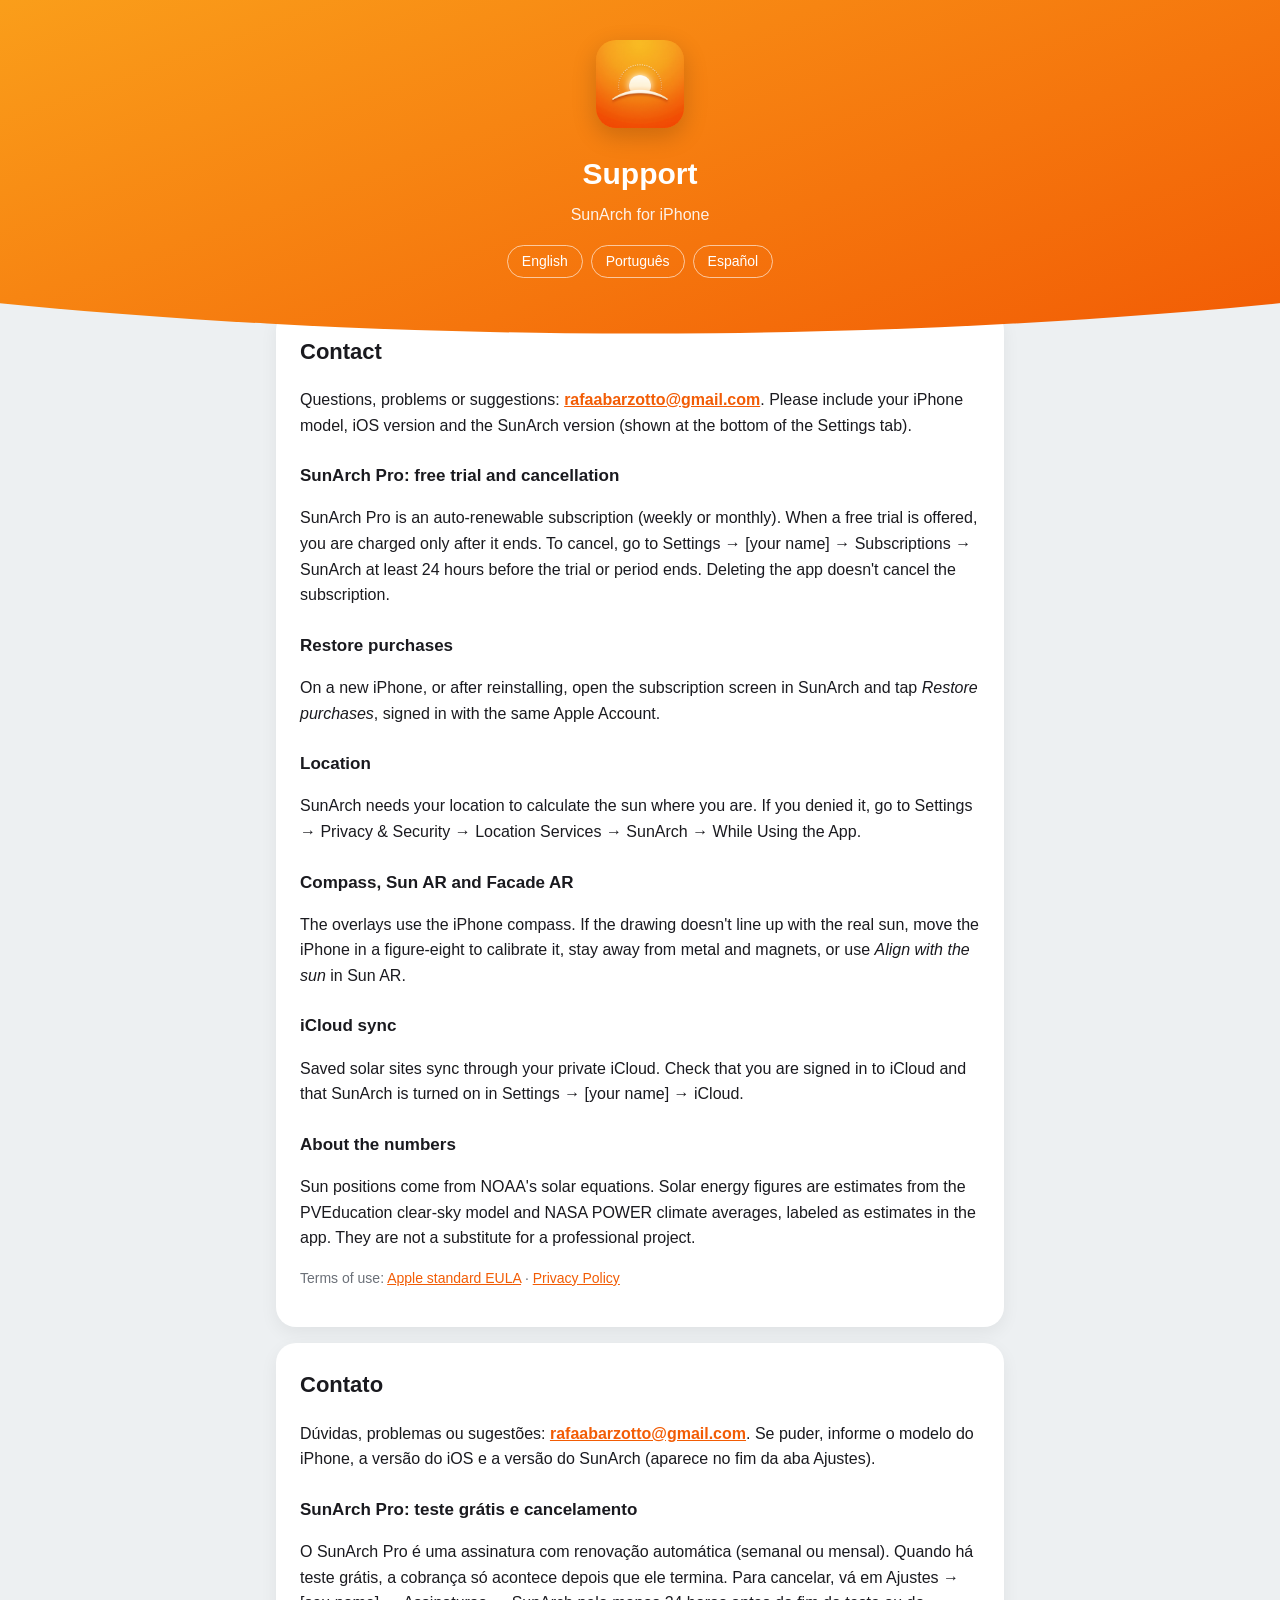
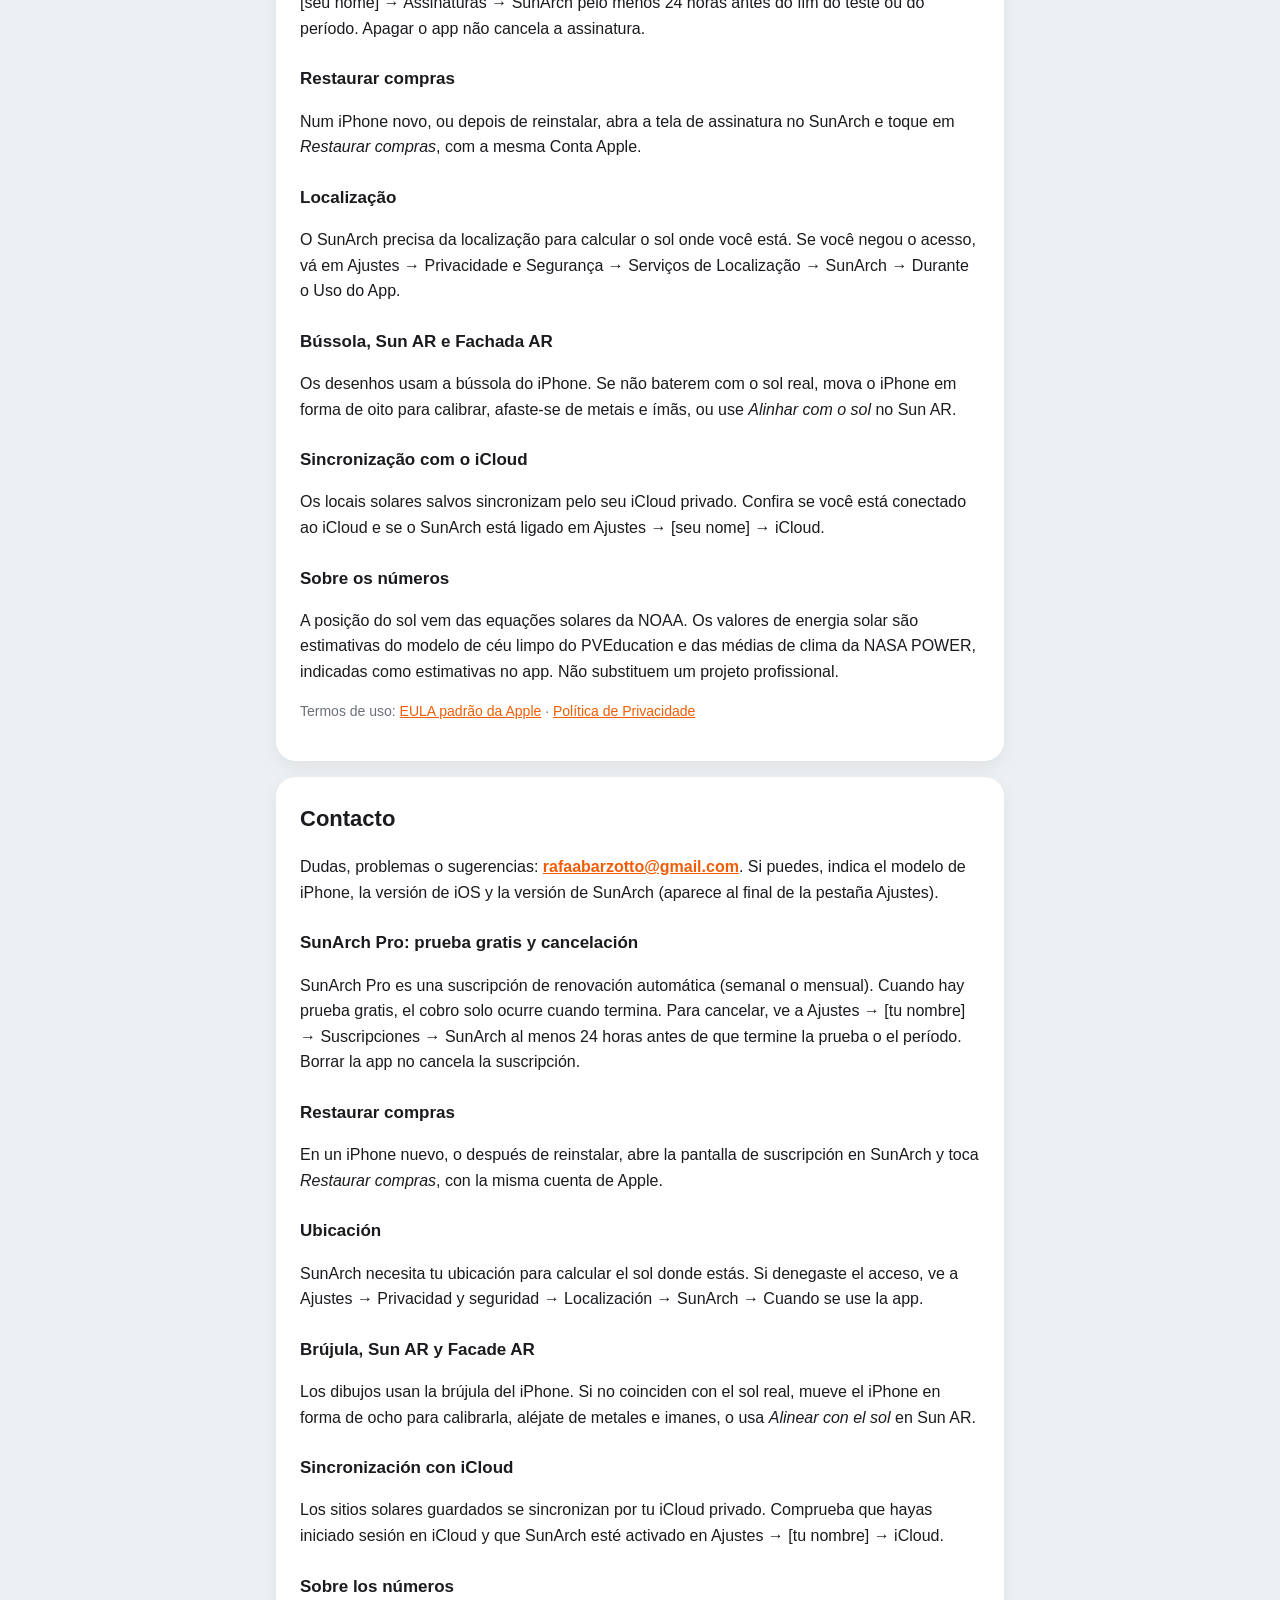
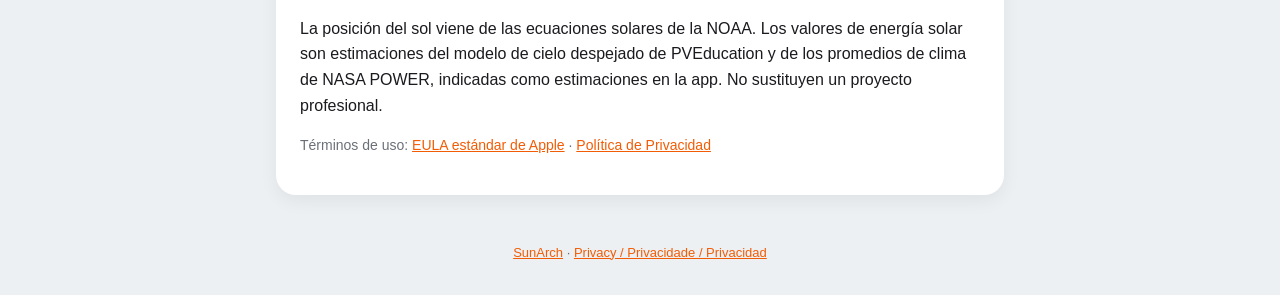
<file: support.html>
<!doctype html>
<html lang="en">
<head>
  <meta charset="utf-8">
  <meta name="viewport" content="width=device-width, initial-scale=1">
  <title>SunArch — Support</title>
  <link rel="stylesheet" href="style.css">
  <link rel="icon" href="icon.png">
  <meta name="theme-color" content="#f25c05">
</head>
<body>
<header>
  <a href="index.html"><img src="icon.png" alt="SunArch"></a>
  <h1>Support</h1>
  <p>SunArch for iPhone</p>
  <nav class="lang">
    <a href="#en">English</a>
    <a href="#pt">Português</a>
    <a href="#es">Español</a>
  </nav>
</header>

<main>

<!-- ============================ ENGLISH ============================ -->
<section class="card" id="en" lang="en">
  <h2>Contact</h2>
  <p>Questions, problems or suggestions: <strong><a href="mailto:rafaabarzotto@gmail.com">rafaabarzotto@gmail.com</a></strong>. Please include your iPhone model, iOS version and the SunArch version (shown at the bottom of the Settings tab).</p>

  <h3>SunArch Pro: free trial and cancellation</h3>
  <p>SunArch Pro is an auto-renewable subscription (weekly or monthly). When a free trial is offered, you are charged only after it ends. To cancel, go to Settings → [your name] → Subscriptions → SunArch at least 24 hours before the trial or period ends. Deleting the app doesn't cancel the subscription.</p>

  <h3>Restore purchases</h3>
  <p>On a new iPhone, or after reinstalling, open the subscription screen in SunArch and tap <em>Restore purchases</em>, signed in with the same Apple Account.</p>

  <h3>Location</h3>
  <p>SunArch needs your location to calculate the sun where you are. If you denied it, go to Settings → Privacy &amp; Security → Location Services → SunArch → While Using the App.</p>

  <h3>Compass, Sun AR and Facade AR</h3>
  <p>The overlays use the iPhone compass. If the drawing doesn't line up with the real sun, move the iPhone in a figure-eight to calibrate it, stay away from metal and magnets, or use <em>Align with the sun</em> in Sun AR.</p>

  <h3>iCloud sync</h3>
  <p>Saved solar sites sync through your private iCloud. Check that you are signed in to iCloud and that SunArch is turned on in Settings → [your name] → iCloud.</p>

  <h3>About the numbers</h3>
  <p>Sun positions come from NOAA's solar equations. Solar energy figures are estimates from the PVEducation clear-sky model and NASA POWER climate averages, labeled as estimates in the app. They are not a substitute for a professional project.</p>

  <p class="muted">Terms of use: <a href="https://www.apple.com/legal/internet-services/itunes/dev/stdeula/">Apple standard EULA</a> · <a href="privacy.html#en">Privacy Policy</a></p>
</section>

<!-- ============================ PORTUGUÊS ============================ -->
<section class="card" id="pt" lang="pt-BR">
  <h2>Contato</h2>
  <p>Dúvidas, problemas ou sugestões: <strong><a href="mailto:rafaabarzotto@gmail.com">rafaabarzotto@gmail.com</a></strong>. Se puder, informe o modelo do iPhone, a versão do iOS e a versão do SunArch (aparece no fim da aba Ajustes).</p>

  <h3>SunArch Pro: teste grátis e cancelamento</h3>
  <p>O SunArch Pro é uma assinatura com renovação automática (semanal ou mensal). Quando há teste grátis, a cobrança só acontece depois que ele termina. Para cancelar, vá em Ajustes → [seu nome] → Assinaturas → SunArch pelo menos 24 horas antes do fim do teste ou do período. Apagar o app não cancela a assinatura.</p>

  <h3>Restaurar compras</h3>
  <p>Num iPhone novo, ou depois de reinstalar, abra a tela de assinatura no SunArch e toque em <em>Restaurar compras</em>, com a mesma Conta Apple.</p>

  <h3>Localização</h3>
  <p>O SunArch precisa da localização para calcular o sol onde você está. Se você negou o acesso, vá em Ajustes → Privacidade e Segurança → Serviços de Localização → SunArch → Durante o Uso do App.</p>

  <h3>Bússola, Sun AR e Fachada AR</h3>
  <p>Os desenhos usam a bússola do iPhone. Se não baterem com o sol real, mova o iPhone em forma de oito para calibrar, afaste-se de metais e ímãs, ou use <em>Alinhar com o sol</em> no Sun AR.</p>

  <h3>Sincronização com o iCloud</h3>
  <p>Os locais solares salvos sincronizam pelo seu iCloud privado. Confira se você está conectado ao iCloud e se o SunArch está ligado em Ajustes → [seu nome] → iCloud.</p>

  <h3>Sobre os números</h3>
  <p>A posição do sol vem das equações solares da NOAA. Os valores de energia solar são estimativas do modelo de céu limpo do PVEducation e das médias de clima da NASA POWER, indicadas como estimativas no app. Não substituem um projeto profissional.</p>

  <p class="muted">Termos de uso: <a href="https://www.apple.com/legal/internet-services/itunes/dev/stdeula/">EULA padrão da Apple</a> · <a href="privacy.html#pt">Política de Privacidade</a></p>
</section>

<!-- ============================ ESPAÑOL ============================ -->
<section class="card" id="es" lang="es">
  <h2>Contacto</h2>
  <p>Dudas, problemas o sugerencias: <strong><a href="mailto:rafaabarzotto@gmail.com">rafaabarzotto@gmail.com</a></strong>. Si puedes, indica el modelo de iPhone, la versión de iOS y la versión de SunArch (aparece al final de la pestaña Ajustes).</p>

  <h3>SunArch Pro: prueba gratis y cancelación</h3>
  <p>SunArch Pro es una suscripción de renovación automática (semanal o mensual). Cuando hay prueba gratis, el cobro solo ocurre cuando termina. Para cancelar, ve a Ajustes → [tu nombre] → Suscripciones → SunArch al menos 24 horas antes de que termine la prueba o el período. Borrar la app no cancela la suscripción.</p>

  <h3>Restaurar compras</h3>
  <p>En un iPhone nuevo, o después de reinstalar, abre la pantalla de suscripción en SunArch y toca <em>Restaurar compras</em>, con la misma cuenta de Apple.</p>

  <h3>Ubicación</h3>
  <p>SunArch necesita tu ubicación para calcular el sol donde estás. Si denegaste el acceso, ve a Ajustes → Privacidad y seguridad → Localización → SunArch → Cuando se use la app.</p>

  <h3>Brújula, Sun AR y Facade AR</h3>
  <p>Los dibujos usan la brújula del iPhone. Si no coinciden con el sol real, mueve el iPhone en forma de ocho para calibrarla, aléjate de metales e imanes, o usa <em>Alinear con el sol</em> en Sun AR.</p>

  <h3>Sincronización con iCloud</h3>
  <p>Los sitios solares guardados se sincronizan por tu iCloud privado. Comprueba que hayas iniciado sesión en iCloud y que SunArch esté activado en Ajustes → [tu nombre] → iCloud.</p>

  <h3>Sobre los números</h3>
  <p>La posición del sol viene de las ecuaciones solares de la NOAA. Los valores de energía solar son estimaciones del modelo de cielo despejado de PVEducation y de los promedios de clima de NASA POWER, indicadas como estimaciones en la app. No sustituyen un proyecto profesional.</p>

  <p class="muted">Términos de uso: <a href="https://www.apple.com/legal/internet-services/itunes/dev/stdeula/">EULA estándar de Apple</a> · <a href="privacy.html#es">Política de Privacidad</a></p>
</section>

</main>

<footer>
  <a href="index.html">SunArch</a> · <a href="privacy.html">Privacy / Privacidade / Privacidad</a>
</footer>
<script>
  // Sem âncora na URL, abre na seção do idioma escolhido na landing ou do navegador.
  (function () {
    if (location.hash) return;
    var l = "";
    try { l = localStorage.getItem("lang") || ""; } catch (e) {}
    if (!l) l = ((navigator.languages && navigator.languages[0]) || navigator.language || "").toLowerCase().slice(0, 2);
    if (l === "pt" || l === "es") location.replace("#" + l);
  })();
</script>
</body>
</html>
</file>
<file: landing.css>
:root {
  --bg: #f4f5f7;
  --card: #ffffff;
  --ink: #16161a;
  --muted: #62666e;
  --accent: #f25c05;
  --gold: #fa9e1a;
  --gold-light: #ffcc73;
  --line: #e3e6ea;
  --radius: 22px;
}

* { box-sizing: border-box; }
html { scroll-behavior: smooth; }

body {
  margin: 0;
  background: var(--bg);
  color: var(--ink);
  font: 17px/1.6 -apple-system, BlinkMacSystemFont, "SF Pro Text", "Segoe UI", Roboto, sans-serif;
  -webkit-font-smoothing: antialiased;
}

img { max-width: 100%; display: block; }
a { color: var(--accent); }
.wrap { max-width: 1120px; margin: 0 auto; padding: 0 20px; }

/* Barra do topo */
.top {
  position: sticky; top: 0; z-index: 10;
  background: rgba(244, 245, 247, .85);
  backdrop-filter: saturate(180%) blur(14px);
  -webkit-backdrop-filter: saturate(180%) blur(14px);
  border-bottom: 1px solid var(--line);
}
.top .wrap { display: flex; align-items: center; gap: 18px; height: 64px; }
.brand { display: flex; align-items: center; gap: 10px; text-decoration: none; color: var(--ink); font-weight: 700; font-size: 19px; }
.brand img { width: 34px; height: 34px; border-radius: 9px; }
.top nav.menu { display: flex; gap: 22px; margin-left: auto; }
.top nav.menu a { color: var(--ink); text-decoration: none; font-size: 15px; font-weight: 500; opacity: .8; }
.top nav.menu a:hover { opacity: 1; }
.langs { display: flex; gap: 4px; }
.langs button {
  border: 0; background: transparent; color: var(--muted); font: 600 13px/1 inherit;
  padding: 7px 8px; border-radius: 999px; cursor: pointer;
}
.langs button.on { background: var(--ink); color: #fff; }

/* Selo oficial da App Store (Apple Marketing Toolbox), sem alterar a arte,
   com o link da página do app na loja do país de quem visita. */
.store { display: inline-flex; align-items: center; text-decoration: none; }
.store img { height: 40px; width: auto; }
.store.big img { height: 54px; }

/* Destaque */
.hero { position: relative; overflow: hidden; padding: 72px 0 40px; }
.hero::before {
  content: ""; position: absolute; inset: -40% -10% auto; height: 620px; z-index: -1;
  background: radial-gradient(closest-side, rgba(250, 158, 26, .35), rgba(242, 92, 5, .08) 60%, transparent);
}
.hero .wrap { display: grid; grid-template-columns: 1.1fr .9fr; gap: 48px; align-items: center; }
.eyebrow { color: var(--accent); font-weight: 700; font-size: 14px; letter-spacing: .06em; text-transform: uppercase; }
.hero h1 { font-size: clamp(36px, 5.4vw, 60px); line-height: 1.05; letter-spacing: -.02em; margin: 10px 0 18px; }
.hero p.lead { font-size: 20px; color: var(--muted); margin: 0 0 28px; max-width: 34em; }
.cta-row { display: flex; gap: 14px; flex-wrap: wrap; align-items: center; }
.ghost { color: var(--ink); text-decoration: none; font-weight: 600; padding: 12px 6px; }
.chips { display: flex; flex-wrap: wrap; gap: 8px; margin-top: 28px; }
.chips span { background: var(--card); border: 1px solid var(--line); border-radius: 999px; padding: 5px 12px; font-size: 14px; color: var(--muted); }

/* iPhone: a tela inteira (1179 × 2556), cantos de iPhone e a Dynamic Island */
.phone {
  position: relative;
  border-radius: 46px; padding: 10px; background: #111;
  box-shadow: 0 30px 70px rgba(80, 40, 0, .25), 0 0 0 1px rgba(0,0,0,.05);
  max-width: 340px; margin: 0 auto;
}
.phone img { width: 100%; aspect-ratio: 1179 / 2556; object-fit: cover; border-radius: 37px; }
.phone::after {
  content: ""; position: absolute; left: 50%; top: 10px; margin-top: 2.6%;
  width: 30%; aspect-ratio: 3.4; transform: translateX(-50%);
  background: #000; border-radius: 999px;
}
.feature .phone { max-width: 270px; }

/* Três telas do app no destaque */
.trio { position: relative; height: 560px; }
.trio .phone { position: absolute; margin: 0; }
.trio .front { width: 250px; left: 50%; top: 0; transform: translateX(-50%); z-index: 2; border-radius: 42px; }
.trio .front img { border-radius: 33px; }
.trio .side { width: 200px; top: 80px; padding: 8px; border-radius: 34px; }
.trio .side img { border-radius: 27px; }
.trio .side::after { top: 8px; }
.trio .left { left: 0; transform: rotate(-7deg); }
.trio .right { right: 0; transform: rotate(7deg); }

/* Galeria das capturas da App Store: rola de lado, uma tela por vez no celular */
.shots-block { padding-top: 24px; }
.shots-frame { position: relative; }
.shots {
  display: flex; gap: 18px; overflow-x: auto; scroll-snap-type: x mandatory;
  padding: 12px 4px 28px; scrollbar-width: none; outline: none;
}
.shots::-webkit-scrollbar { display: none; }
.shots img {
  flex: 0 0 auto; width: 240px; height: auto; border-radius: 24px; scroll-snap-align: start;
  box-shadow: 0 18px 40px rgba(80, 40, 0, .18);
}
.shots-nav {
  position: absolute; top: 42%; z-index: 2; width: 44px; height: 44px; border-radius: 50%;
  border: 0; background: var(--card); color: var(--ink); font-size: 28px; line-height: 1; cursor: pointer;
  box-shadow: 0 6px 18px rgba(0, 0, 0, .15);
}
.shots-nav.prev { left: -8px; }
.shots-nav.next { right: -8px; }

/* Seções */
section.block { padding: 72px 0; }
.block h2 { font-size: clamp(28px, 3.6vw, 40px); line-height: 1.15; letter-spacing: -.01em; margin: 0 0 12px; }
.block p.sub { color: var(--muted); font-size: 19px; margin: 0 0 36px; max-width: 40em; }
.center { text-align: center; }
.center p.sub, p.sub.center { margin-left: auto; margin-right: auto; }

.grid4 { display: grid; grid-template-columns: repeat(4, 1fr); gap: 16px; }
.grid3 { display: grid; grid-template-columns: repeat(3, 1fr); gap: 18px; }
.card { background: var(--card); border-radius: var(--radius); padding: 24px; box-shadow: 0 8px 24px rgba(0,0,0,.05); }
.card h3 { margin: 10px 0 6px; font-size: 19px; }
.card p { margin: 0; color: var(--muted); font-size: 16px; }
.icon {
  width: 44px; height: 44px; border-radius: 13px; display: grid; place-items: center;
  background: linear-gradient(160deg, var(--gold-light), var(--gold)); font-size: 22px;
}

.feature { display: grid; grid-template-columns: 1fr 1fr; gap: 56px; align-items: center; padding: 36px 0; }
.feature.flip .text { order: 2; }
.feature .text h3 { font-size: clamp(26px, 3vw, 34px); margin: 6px 0 12px; line-height: 1.15; }
.feature .text p { color: var(--muted); font-size: 18px; margin: 0 0 12px; }
.feature ul { margin: 0; padding-left: 20px; color: var(--muted); }

.tool { padding: 0; overflow: hidden; }
.tool img { aspect-ratio: 16 / 10; object-fit: cover; width: 100%; }
.tool div { padding: 18px 20px 22px; }

.sources { display: grid; grid-template-columns: repeat(4, 1fr); gap: 16px; }
.sources .card strong { display: block; font-size: 18px; margin-bottom: 4px; }

/* Pro */
.pro { background: linear-gradient(165deg, #1f1a16, #16161a); color: #fff; border-radius: 32px; padding: 56px 48px; }
.pro h2 { color: #fff; }
.pro p.sub { color: rgba(255,255,255,.7); }
.plans { display: grid; grid-template-columns: 1fr 1fr; gap: 18px; }
.plan { background: rgba(255,255,255,.06); border: 1px solid rgba(255,255,255,.12); border-radius: 22px; padding: 26px; }
.plan.on { background: linear-gradient(160deg, rgba(250,158,26,.22), rgba(242,92,5,.18)); border-color: rgba(250,158,26,.6); }
.plan h3 { margin: 0 0 12px; font-size: 22px; }
.plan ul { margin: 0; padding: 0; list-style: none; }
.plan li { padding: 7px 0 7px 28px; position: relative; color: rgba(255,255,255,.85); }
.plan li::before { content: "✓"; position: absolute; left: 0; color: var(--gold); font-weight: 800; }
.pro .note { color: rgba(255,255,255,.65); font-size: 15px; margin: 22px 0 0; }

.privacy { display: grid; grid-template-columns: auto 1fr; gap: 24px; align-items: center; }
.privacy .big-icon { font-size: 54px; }

.final {
  border-radius: 32px; padding: 64px 24px; text-align: center; color: #fff;
  background: linear-gradient(rgba(20,10,0,.35), rgba(20,10,0,.55)), url("assets/photo-house.jpg") center / cover;
}
.final h2 { color: #fff; }
.final p { color: rgba(255,255,255,.85); font-size: 19px; margin: 0 0 26px; }

footer.site { padding: 48px 0 40px; color: var(--muted); font-size: 15px; }
footer.site .wrap { display: flex; flex-wrap: wrap; gap: 18px 36px; align-items: center; justify-content: space-between; }
footer.site nav { display: flex; gap: 22px; flex-wrap: wrap; }
footer.site a { color: var(--ink); text-decoration: none; }

@media (max-width: 900px) {
  .hero .wrap, .feature, .plans { grid-template-columns: 1fr; }
  .feature.flip .text { order: 0; }
  .grid4, .sources { grid-template-columns: 1fr 1fr; }
  .grid3 { grid-template-columns: 1fr 1fr; }
  .top nav.menu { display: none; }
  .pro { padding: 40px 22px; }
}

@media (max-width: 560px) {
  .trio { height: 400px; }
  .trio .front { width: 180px; padding: 7px; border-radius: 30px; }
  .trio .front img { border-radius: 24px; }
  .trio .front::after { top: 7px; }
  .trio .side { width: 140px; top: 60px; padding: 6px; border-radius: 24px; }
  .trio .side img { border-radius: 19px; }
  .trio .side::after { top: 6px; }
  body { font-size: 16px; }
  .grid4, .grid3, .sources { grid-template-columns: 1fr; }
  .hero { padding-top: 40px; }
  /* No celular o selo não cabe no topo: o botão fica só no destaque. */
  .top .store { display: none; }
  .top .wrap { gap: 10px; }
  .brand span { display: none; }
  .privacy { grid-template-columns: 1fr; }
  .shots img { width: 68vw; }
  .shots-nav { display: none; }
}
</file>
<file: style.css>
:root {
  --bg: #edf0f2;
  --card: #ffffff;
  --ink: #1a1a1f;
  --muted: #6b7078;
  --accent: #f25c05;
  --gold: #fa9e1a;
  --line: #dde1e5;
}

* { box-sizing: border-box; }

body {
  margin: 0;
  background: var(--bg);
  color: var(--ink);
  font: 16px/1.6 -apple-system, BlinkMacSystemFont, "SF Pro Text", "Segoe UI", Roboto, sans-serif;
}

header {
  background: linear-gradient(160deg, var(--gold), var(--accent));
  color: #fff;
  padding: 40px 16px 56px;
  text-align: center;
  clip-path: ellipse(120% 100% at 50% 0%);
}

header img { width: 88px; height: 88px; border-radius: 20px; box-shadow: 0 8px 24px rgba(0,0,0,.18); }
header h1 { margin: 14px 0 4px; font-size: 30px; }
header p { margin: 0; opacity: .9; }

main { max-width: 760px; margin: -24px auto 48px; padding: 0 16px; }

.card {
  background: var(--card);
  border-radius: 20px;
  padding: 24px;
  margin-bottom: 16px;
  box-shadow: 0 6px 18px rgba(0,0,0,.06);
}

h2 { margin-top: 0; font-size: 22px; }
h3 { font-size: 17px; margin: 24px 0 6px; }
a { color: var(--accent); }
.muted { color: var(--muted); font-size: 14px; }

nav.lang { display: flex; gap: 8px; flex-wrap: wrap; justify-content: center; margin-top: 18px; }
nav.lang a {
  color: #fff;
  text-decoration: none;
  border: 1px solid rgba(255,255,255,.6);
  border-radius: 999px;
  padding: 4px 14px;
  font-size: 14px;
}

.links { display: grid; gap: 12px; }
.links a {
  display: block;
  background: var(--card);
  border-radius: 16px;
  padding: 16px 20px;
  text-decoration: none;
  color: var(--ink);
  font-weight: 600;
  box-shadow: 0 6px 18px rgba(0,0,0,.06);
}
.links a span { display: block; color: var(--muted); font-weight: 400; font-size: 14px; }

footer { text-align: center; color: var(--muted); font-size: 13px; padding: 0 16px 32px; }
</file>
